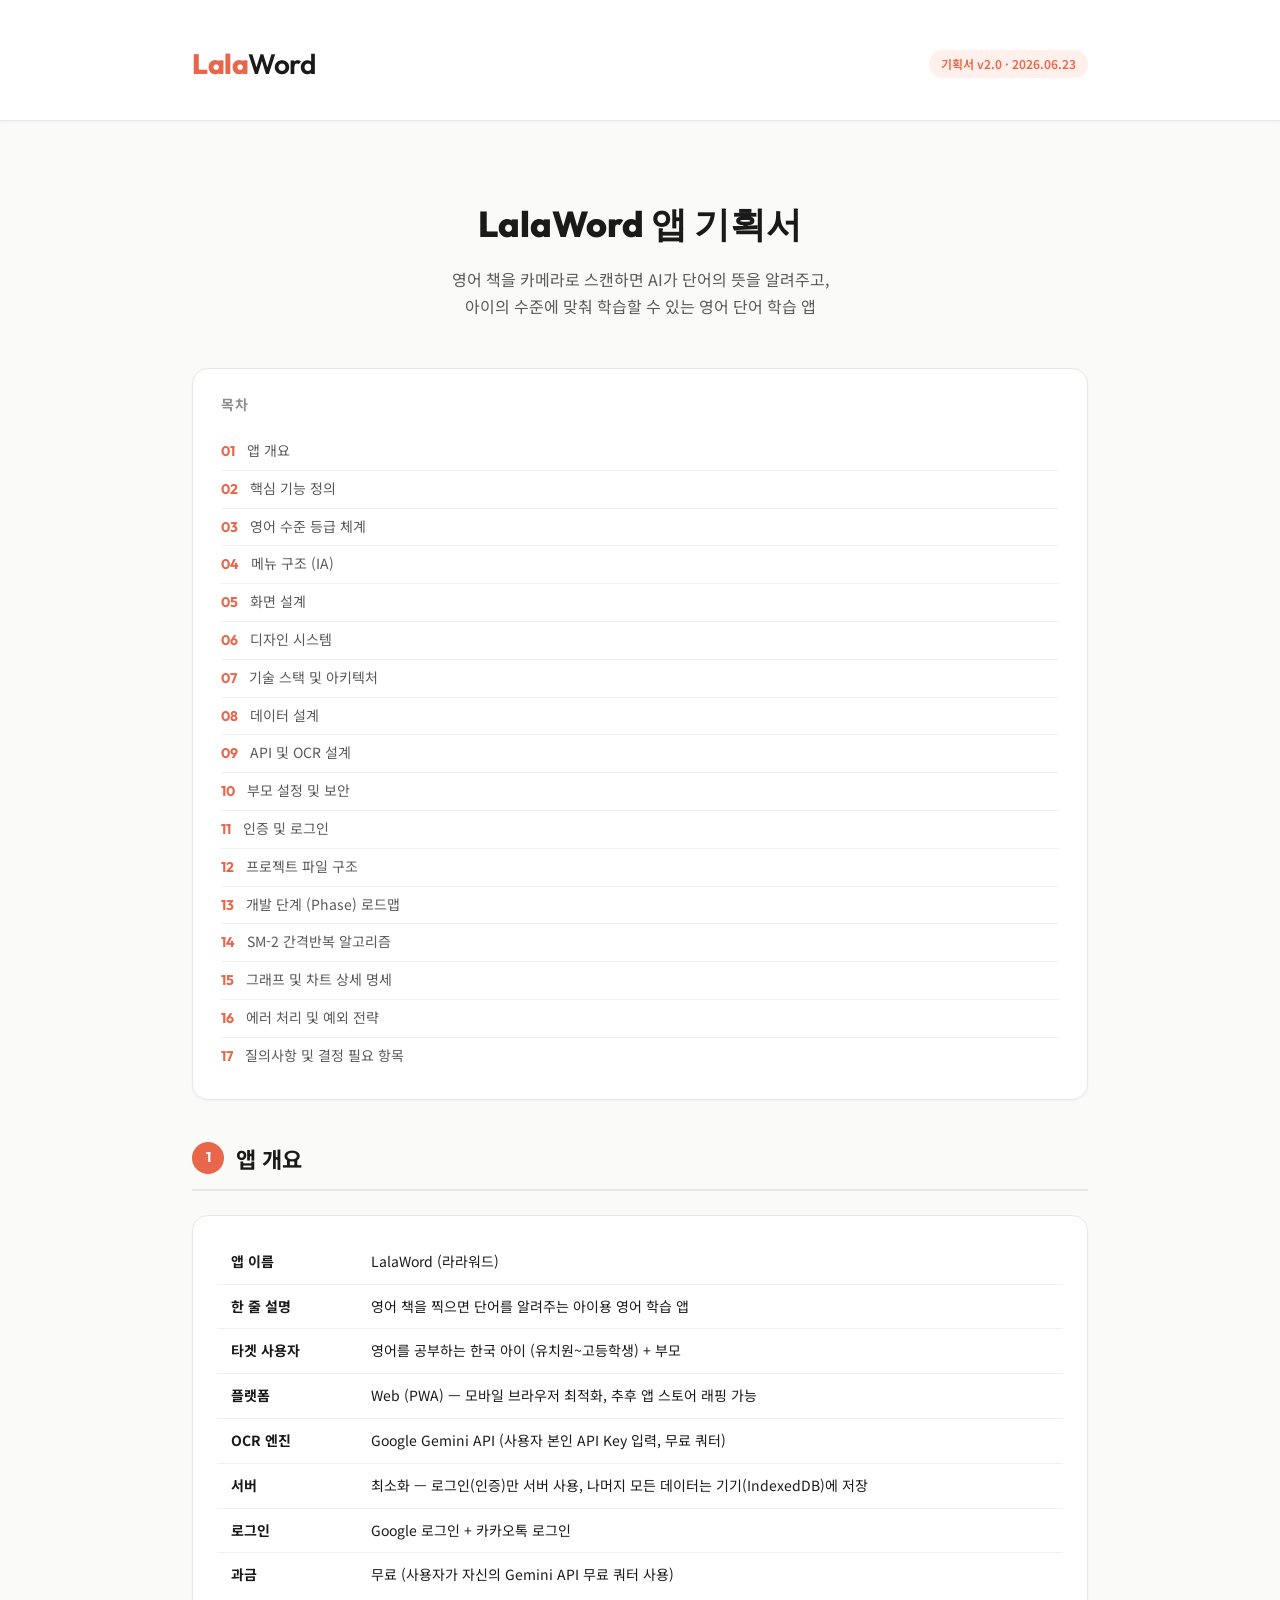
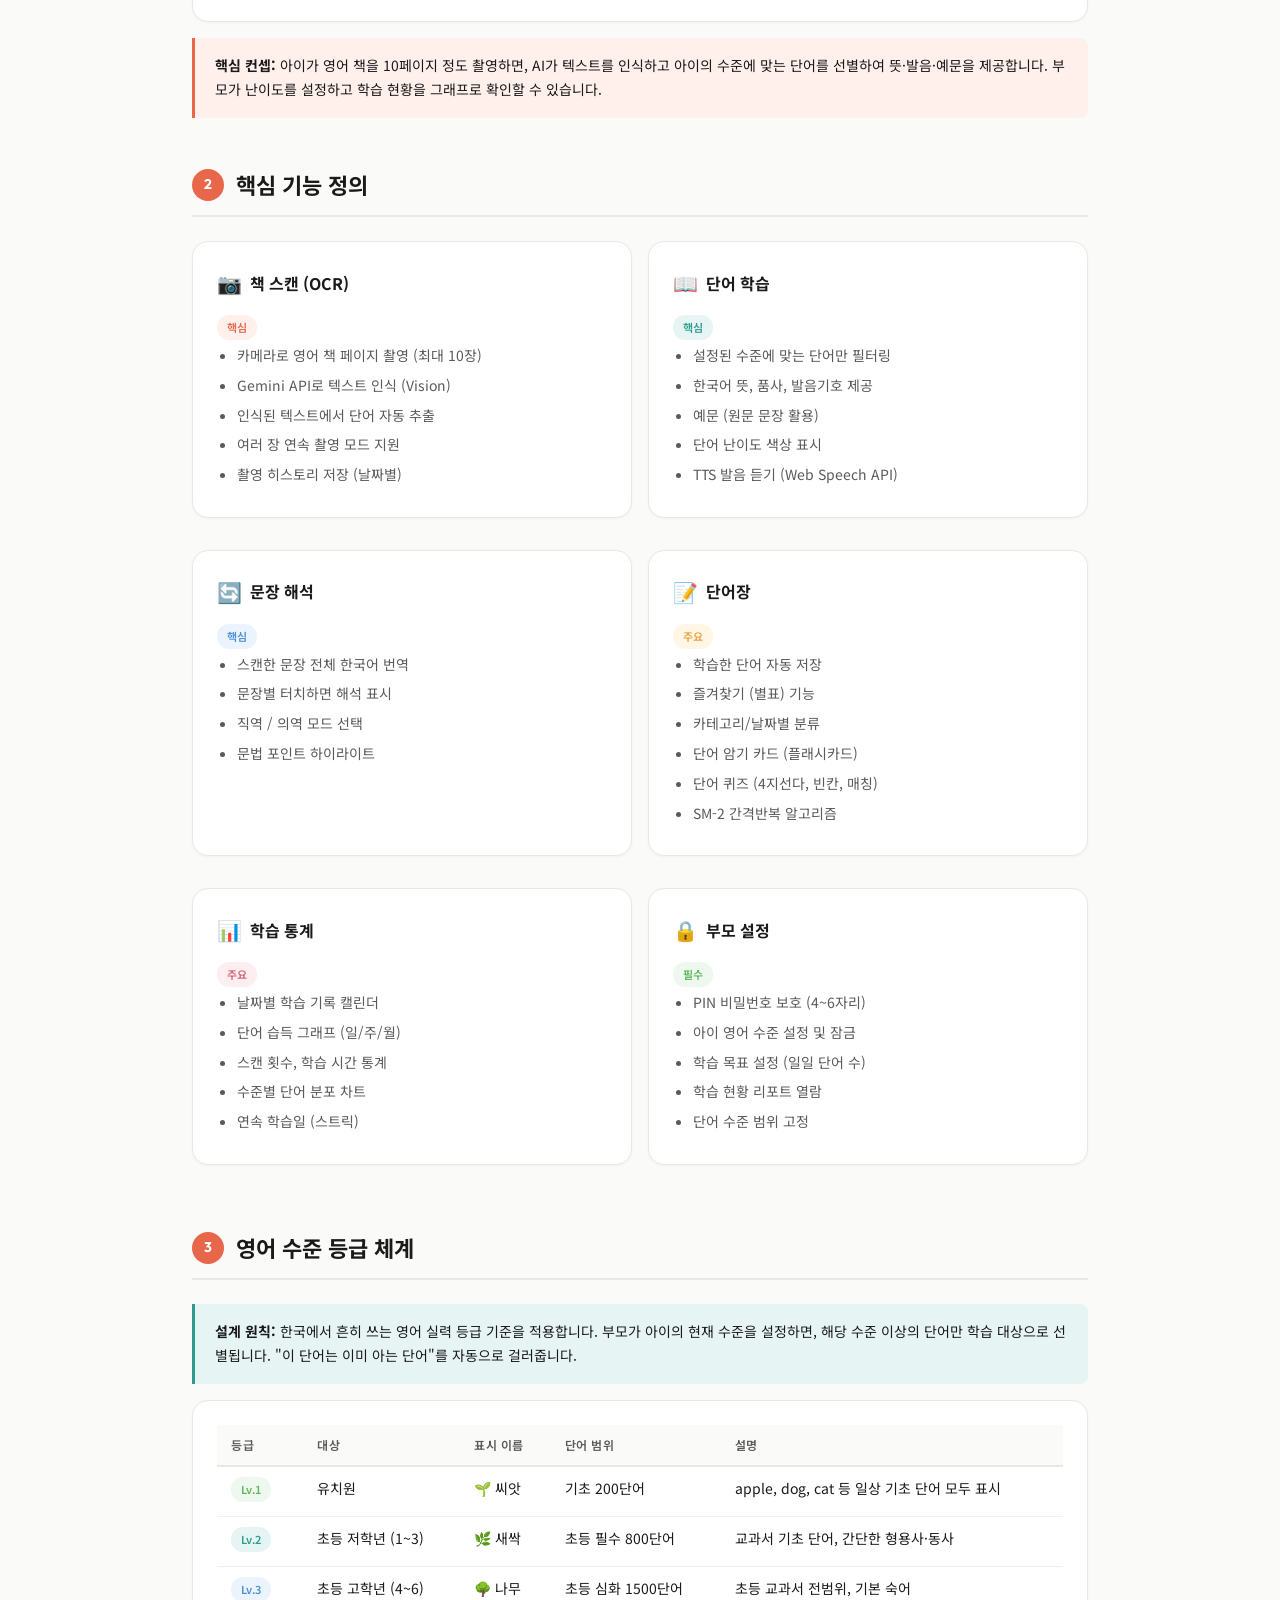
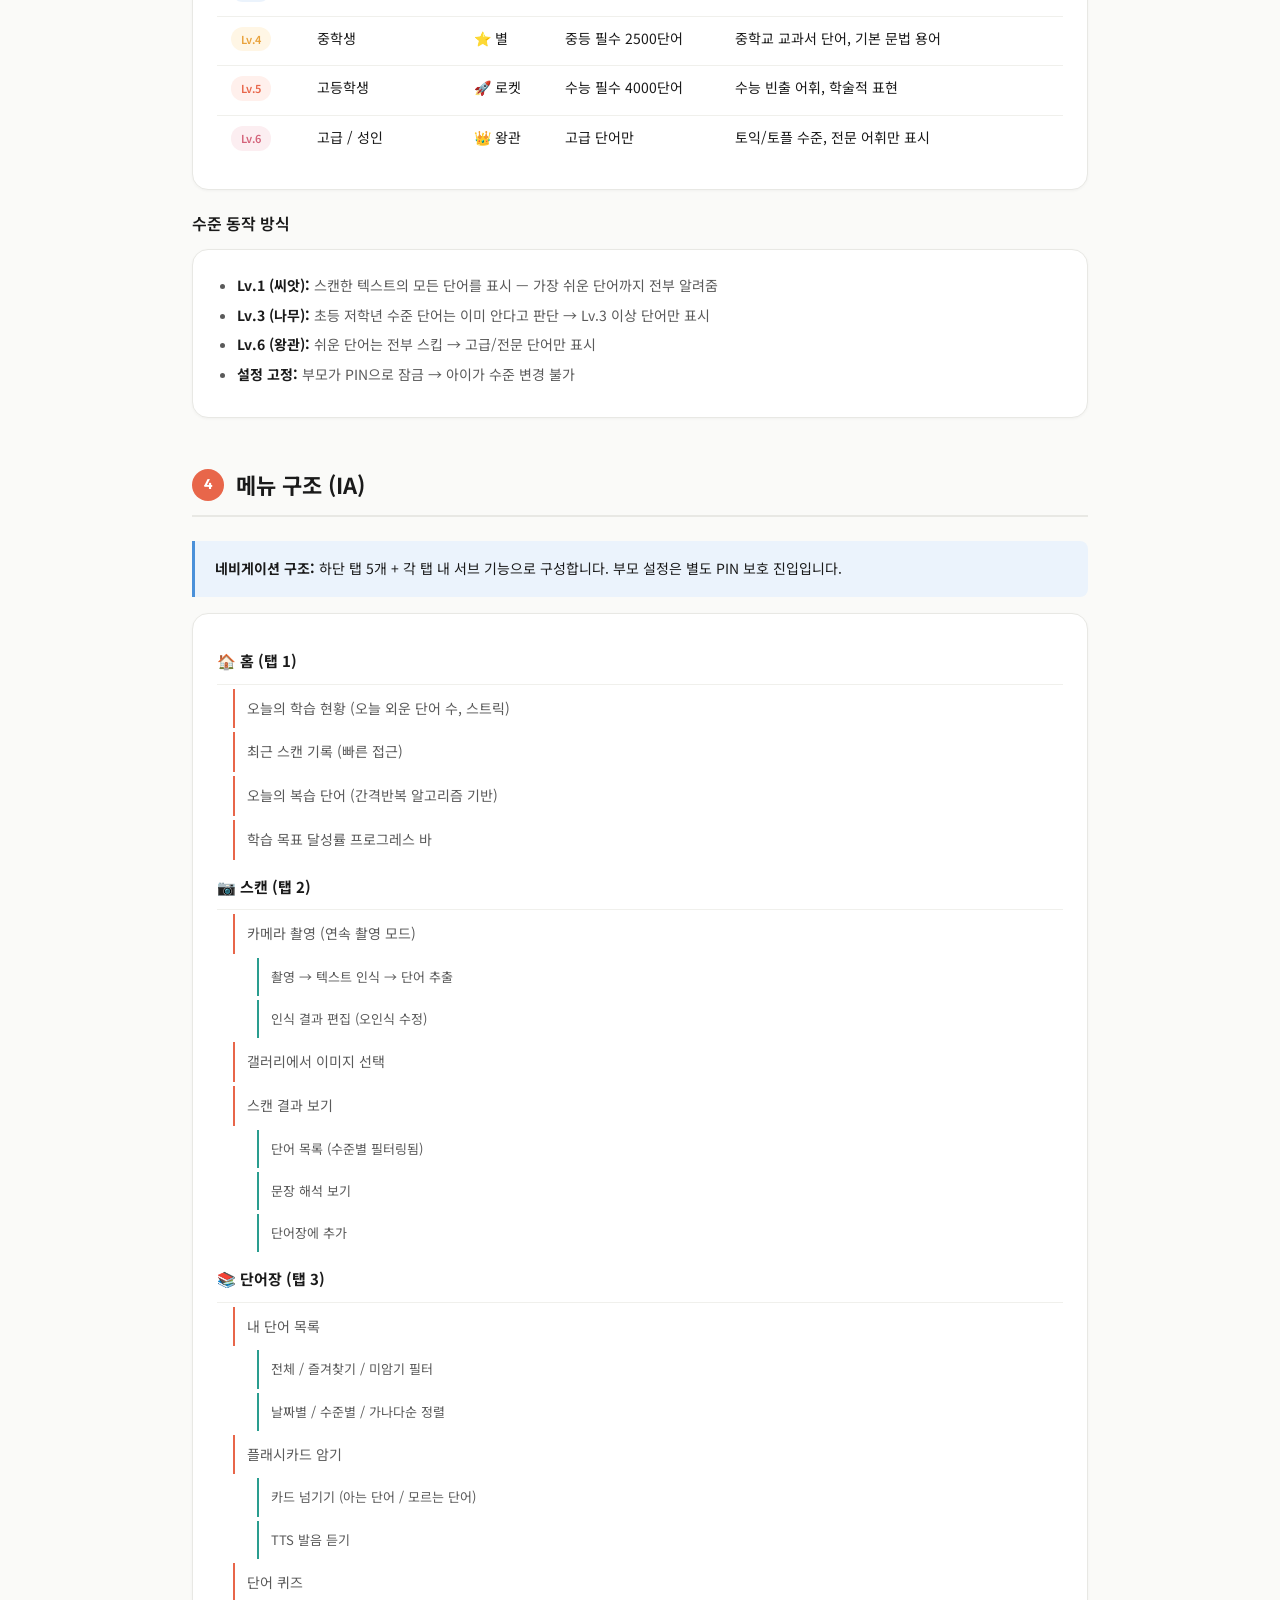
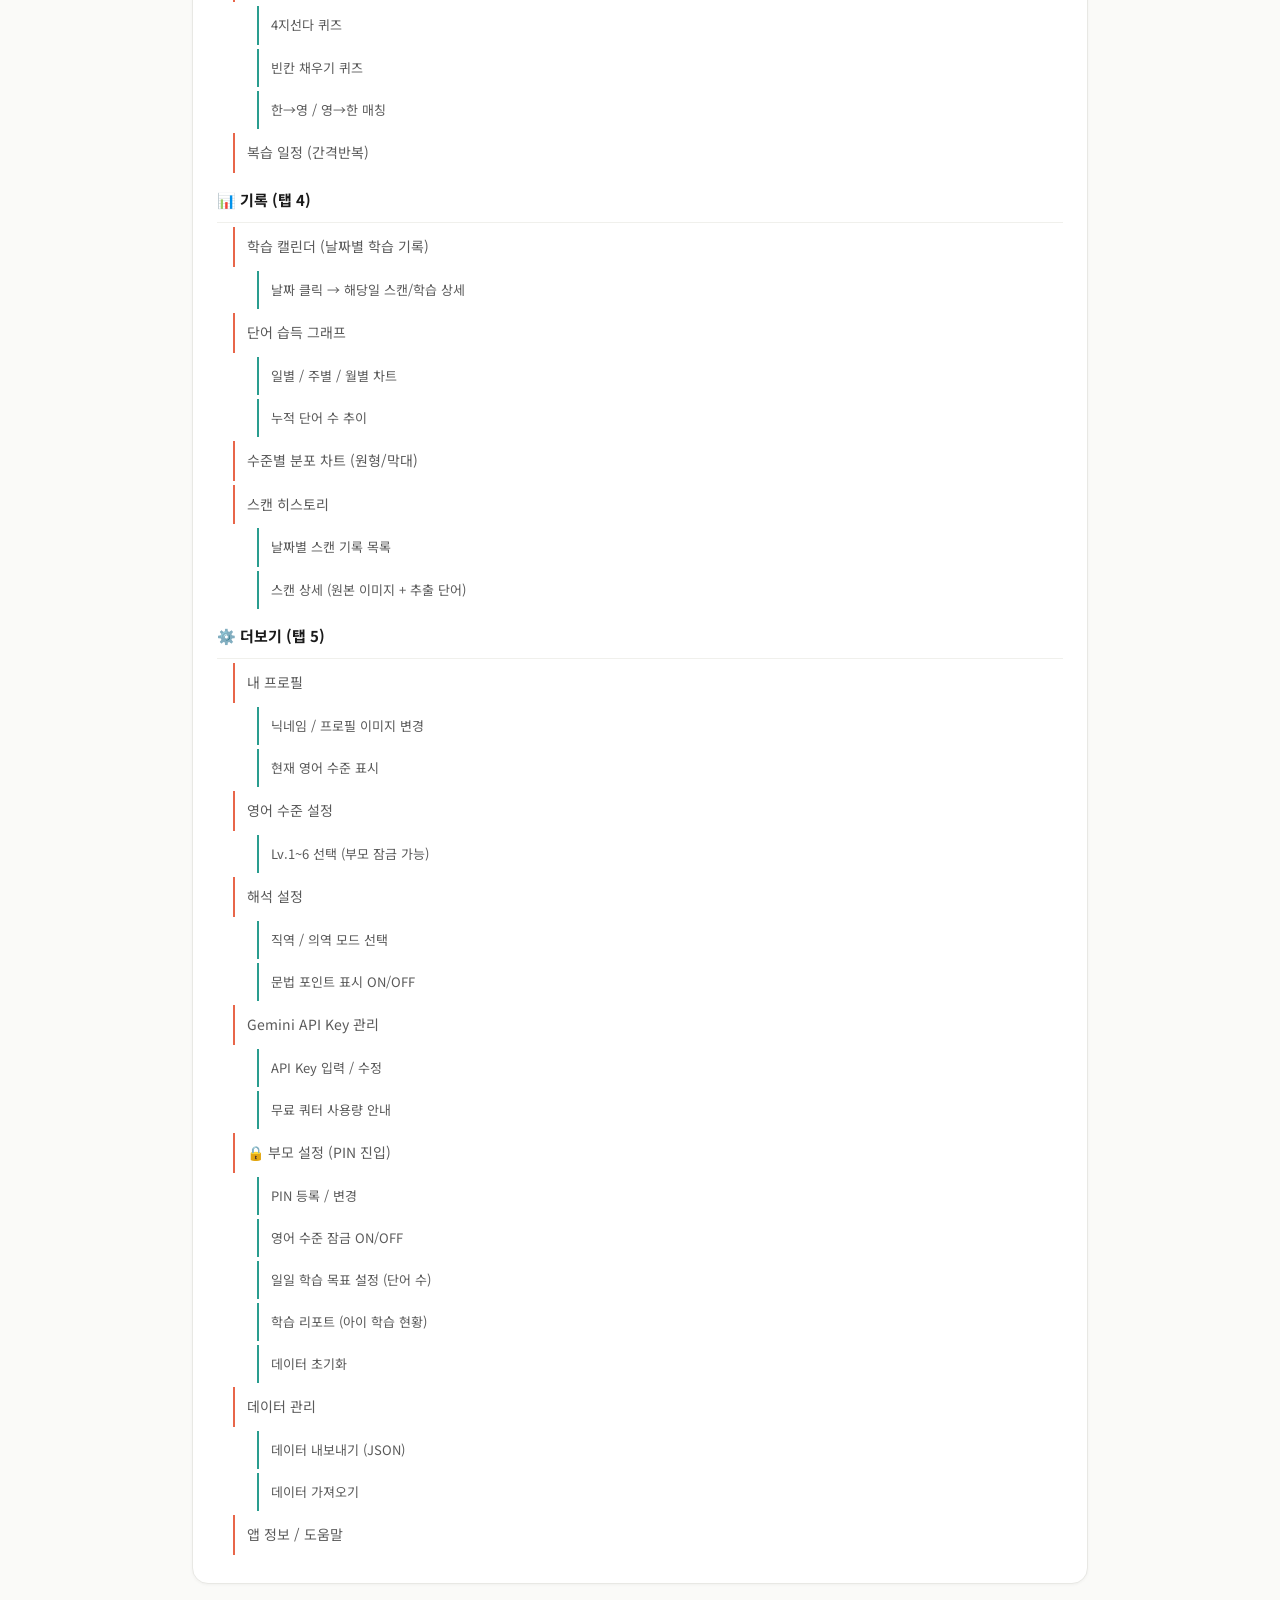
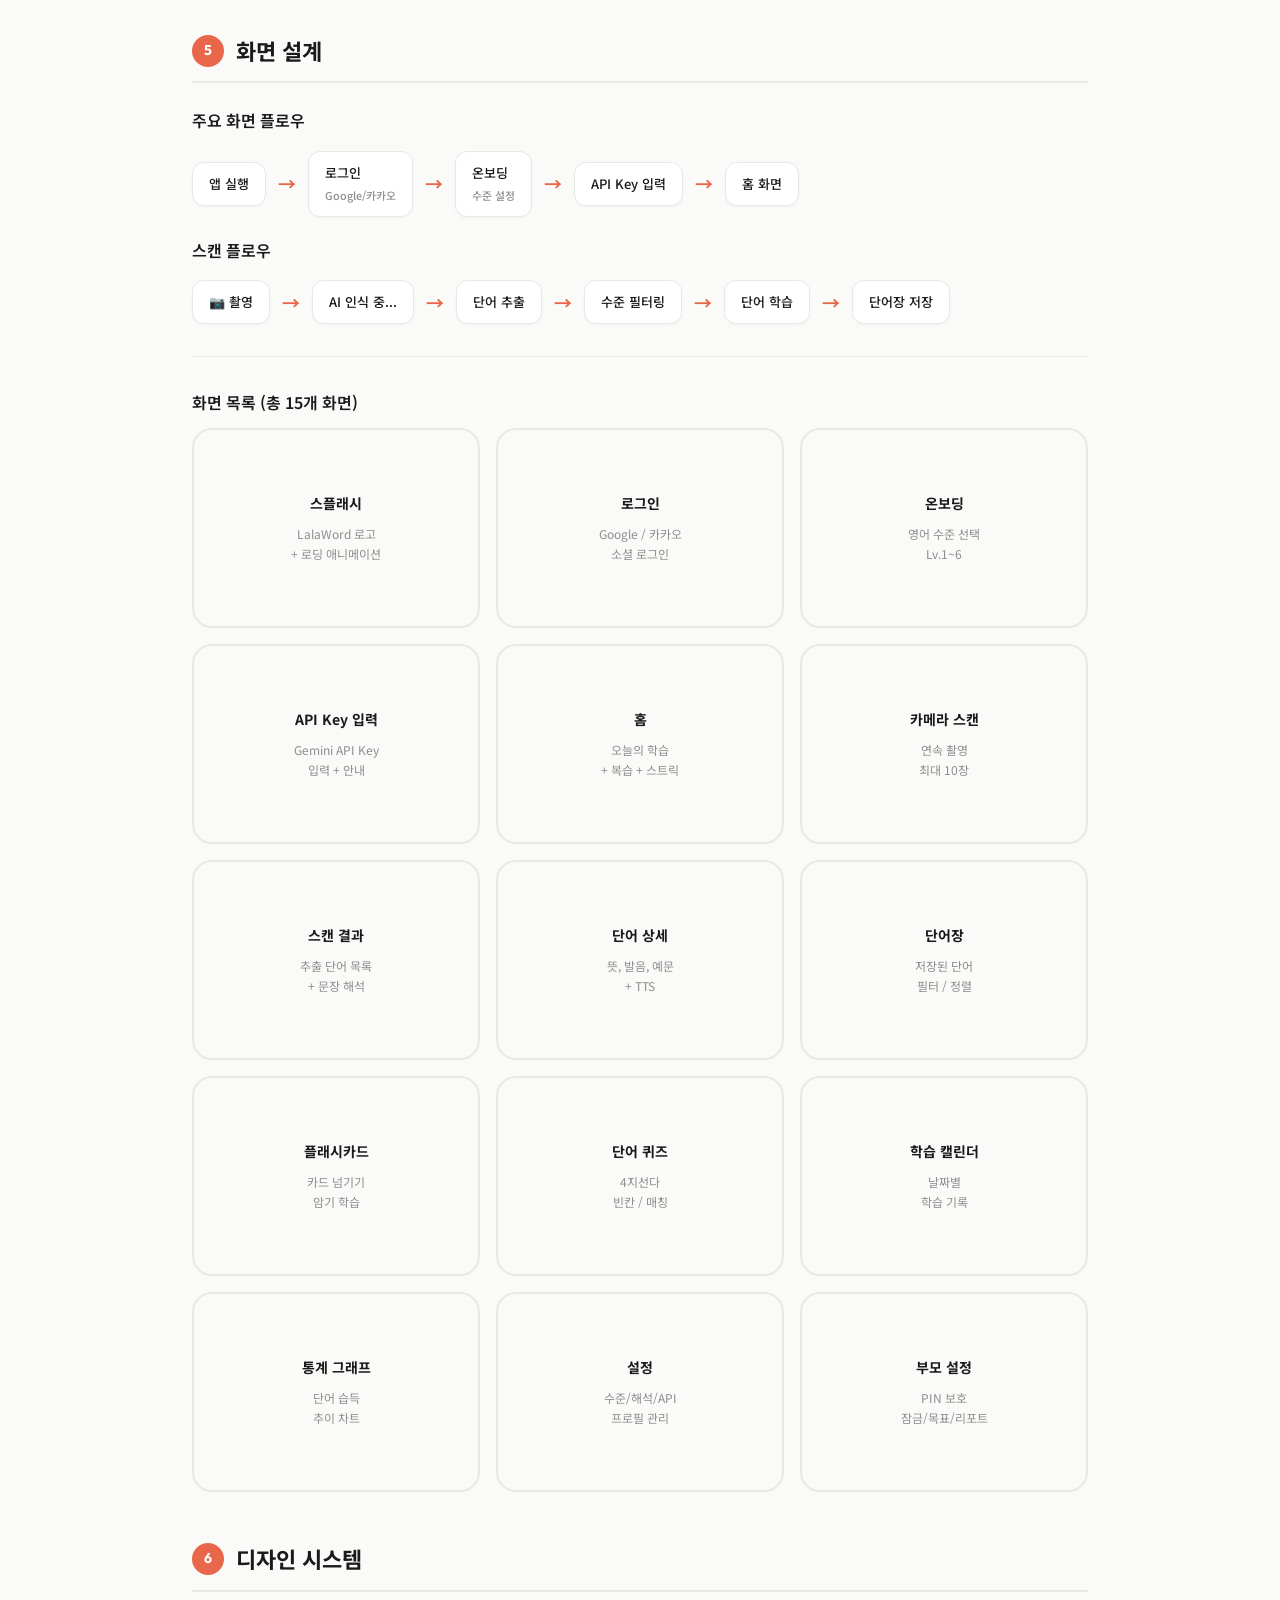
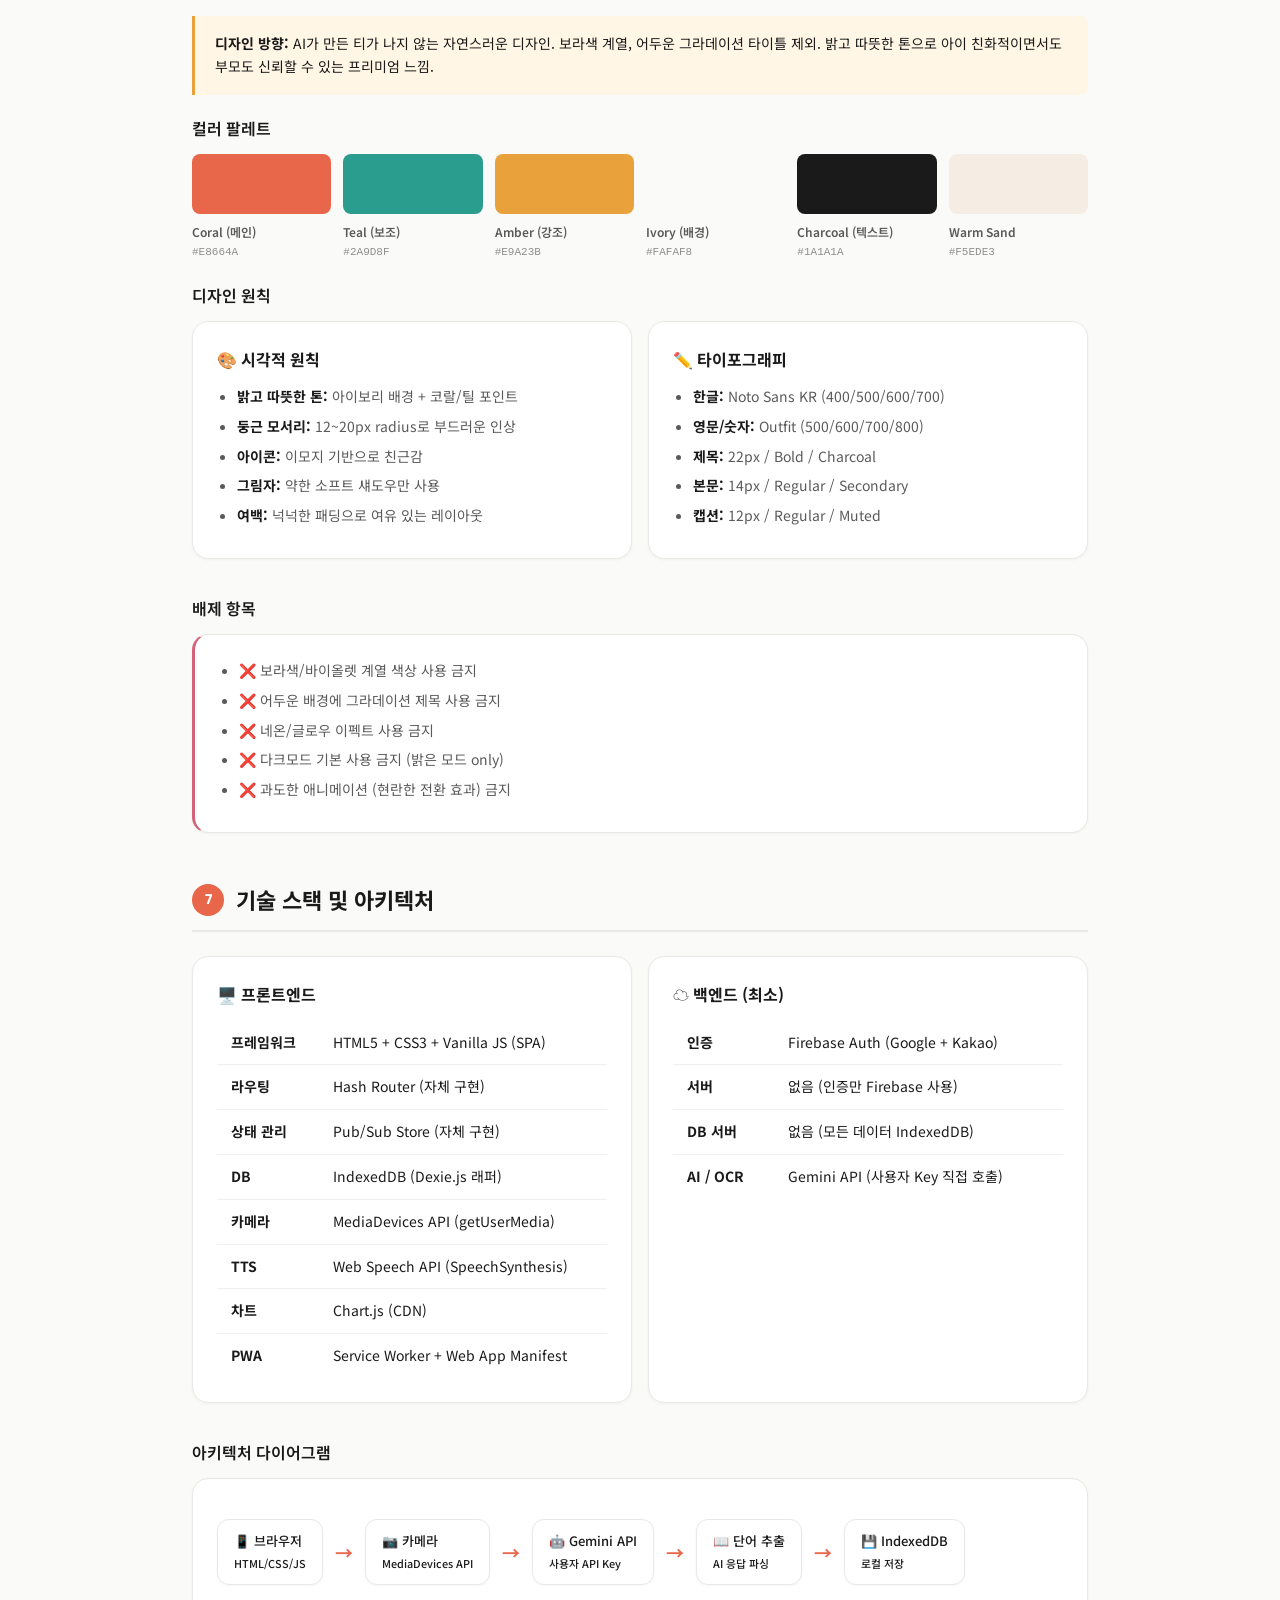
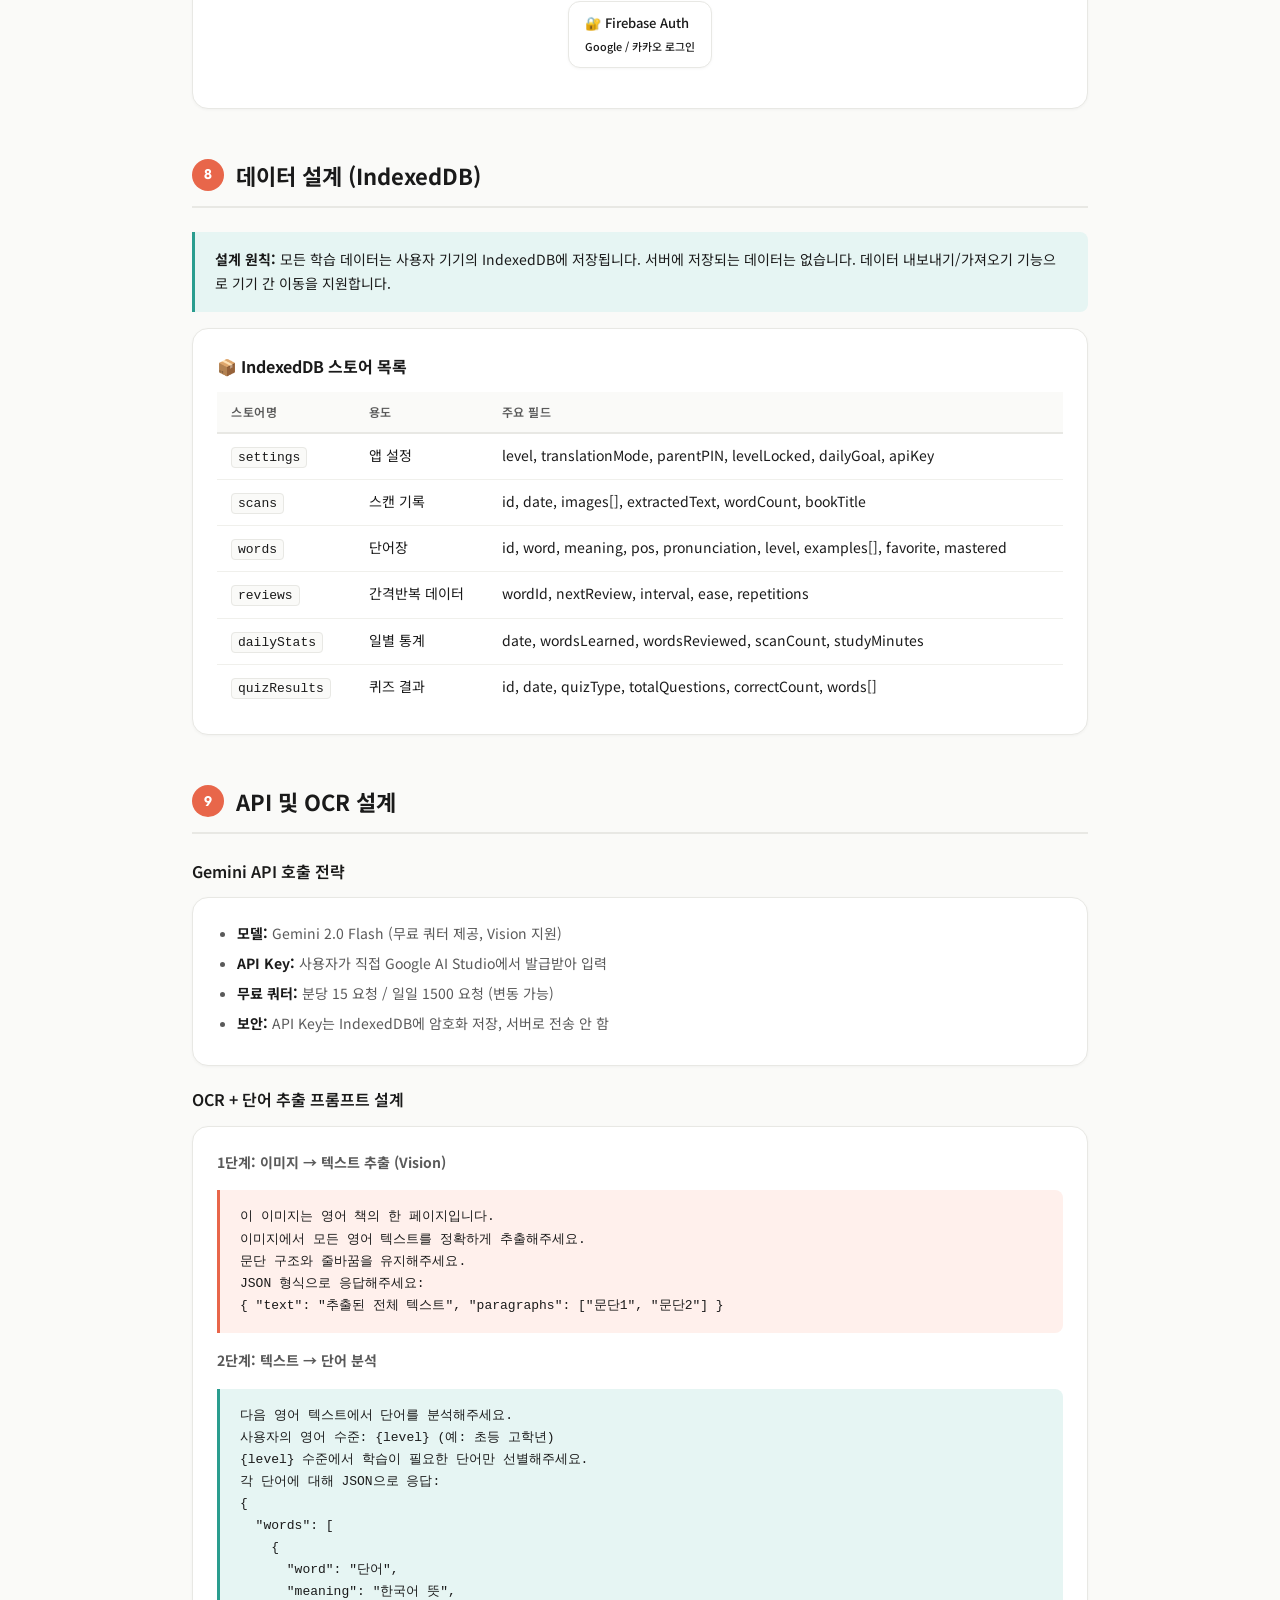
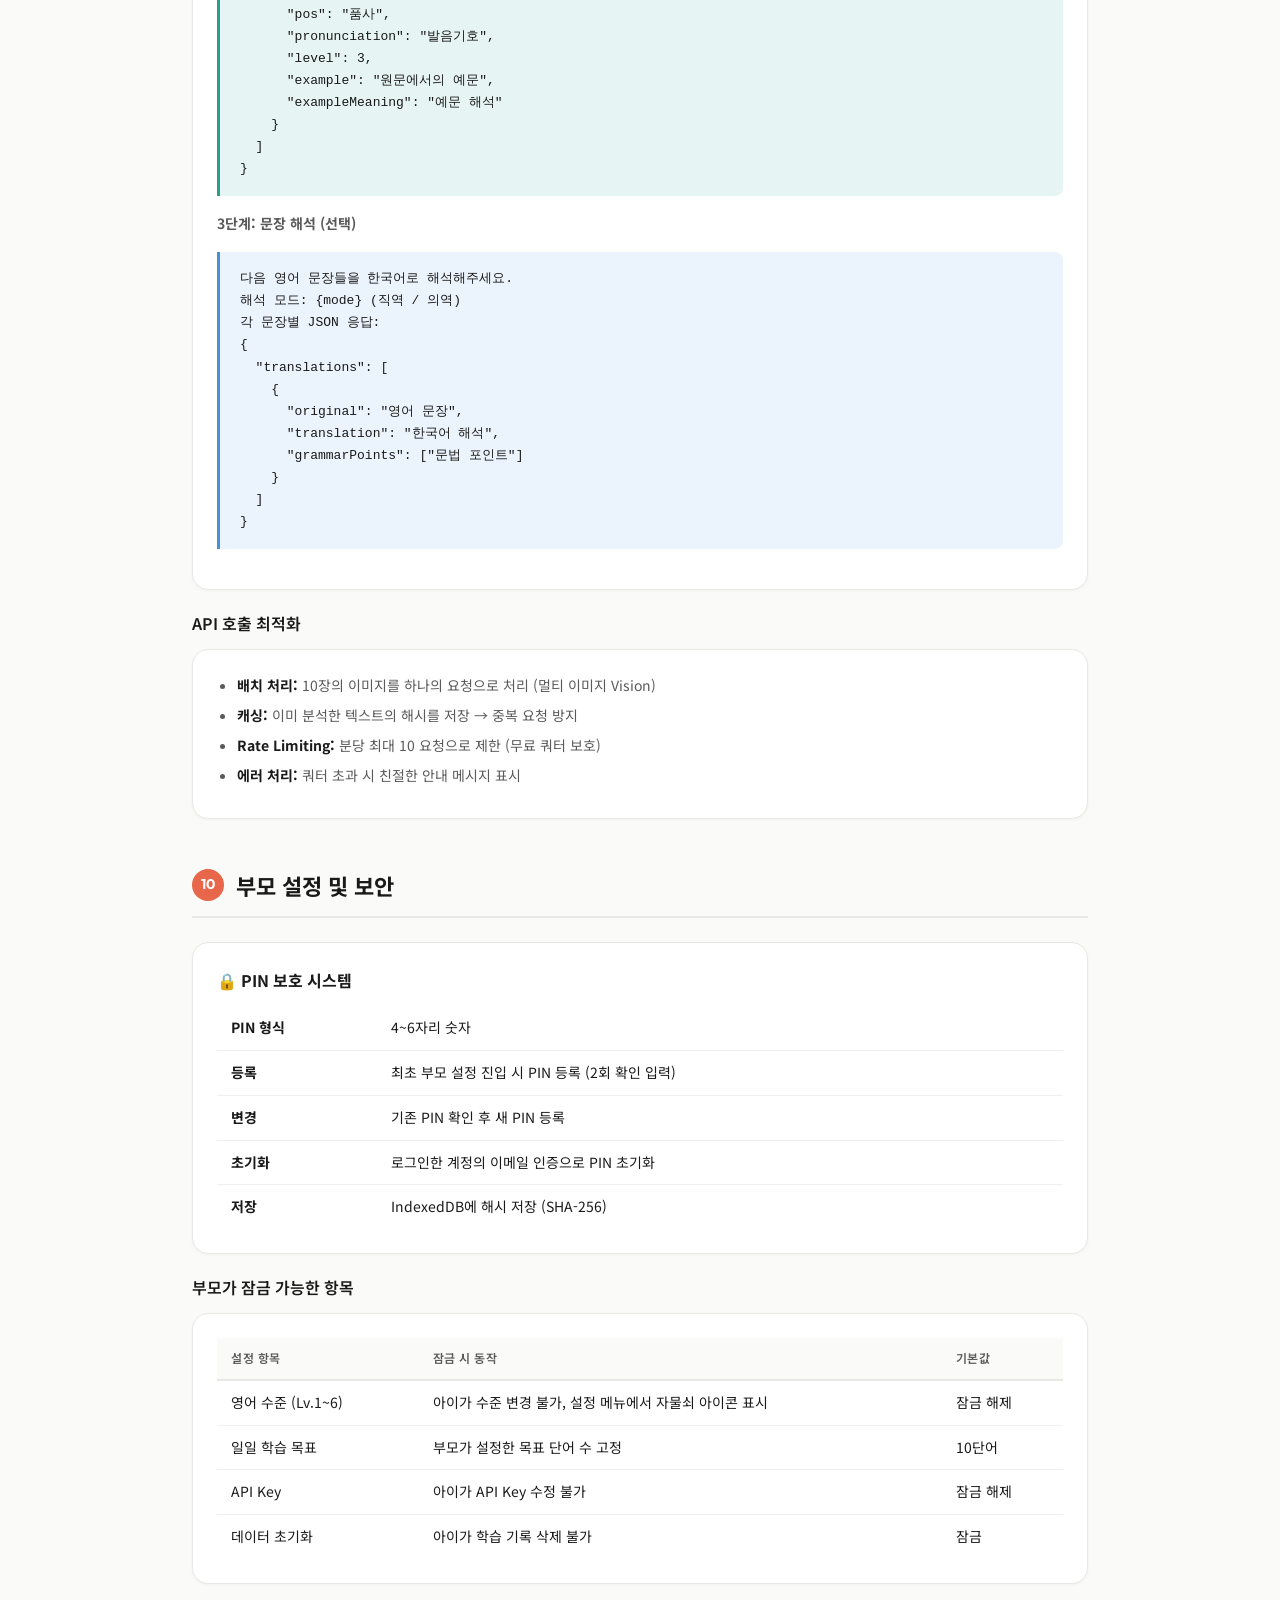
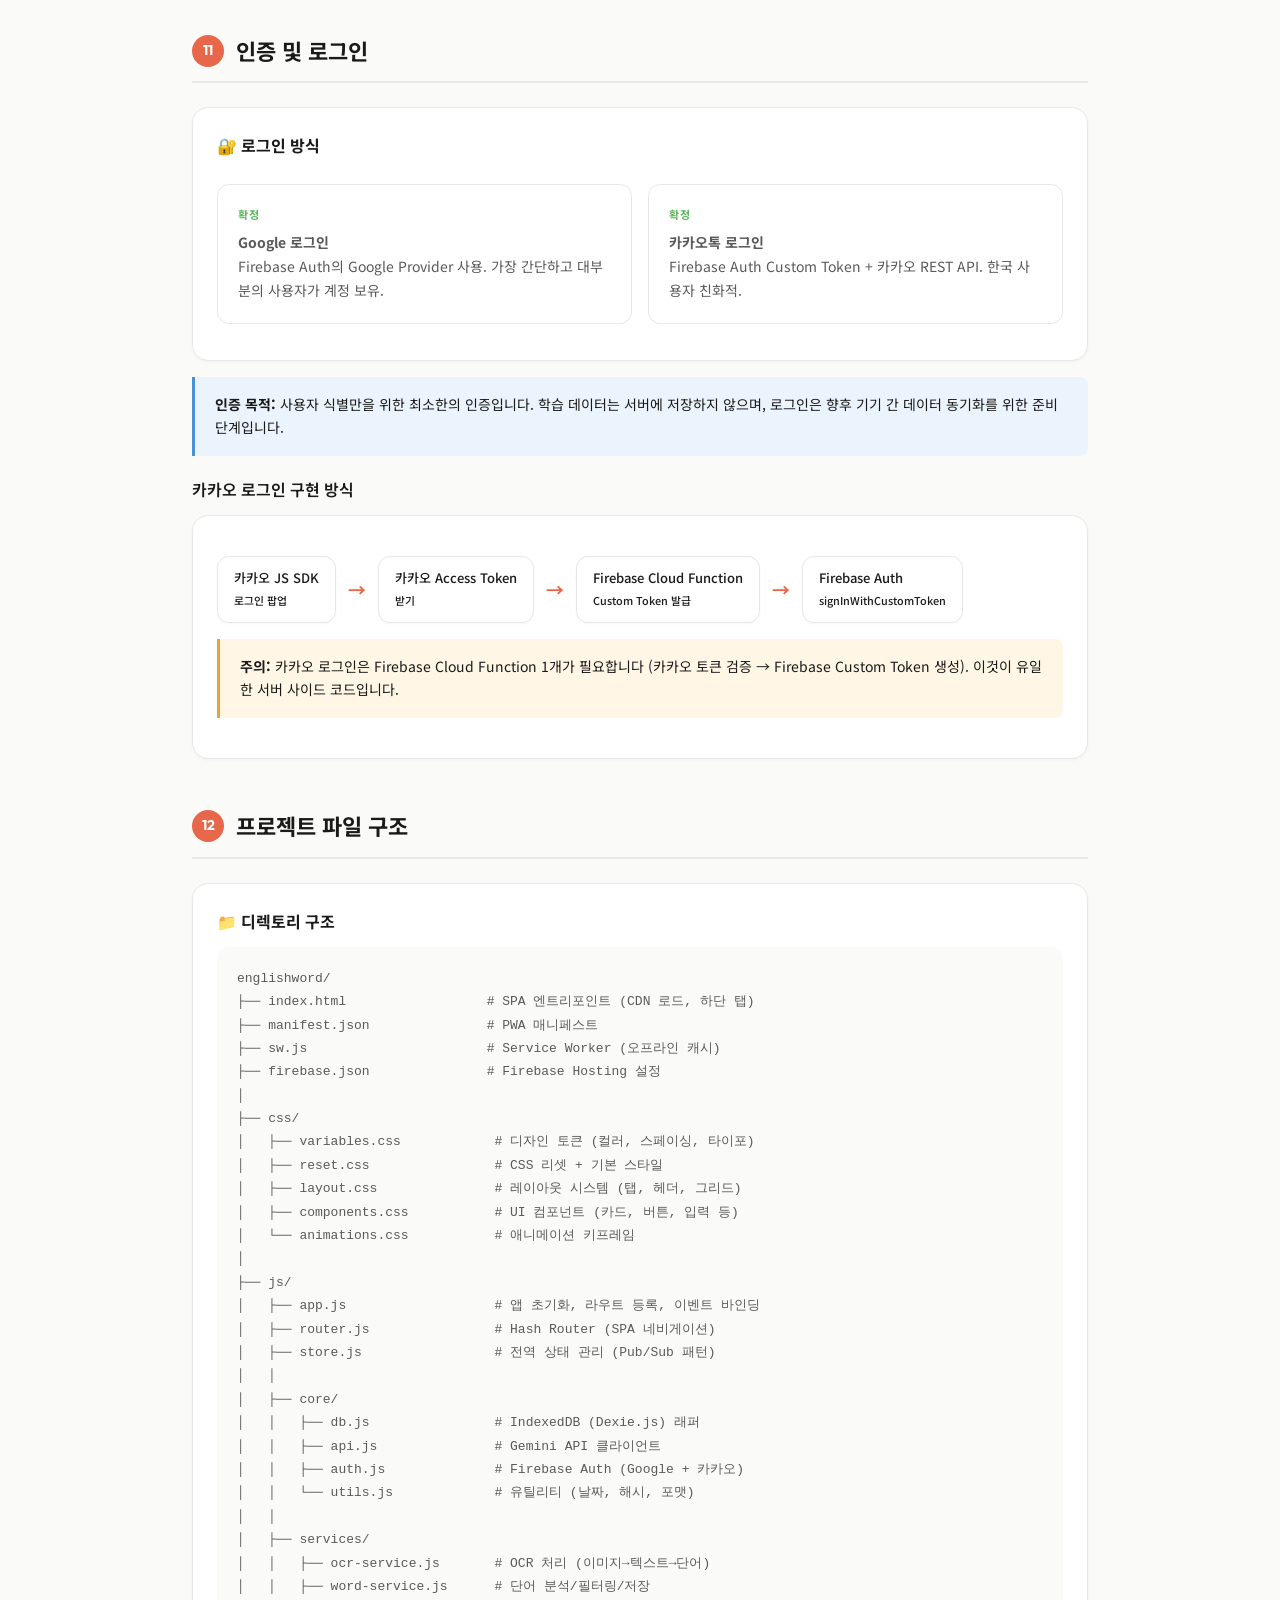
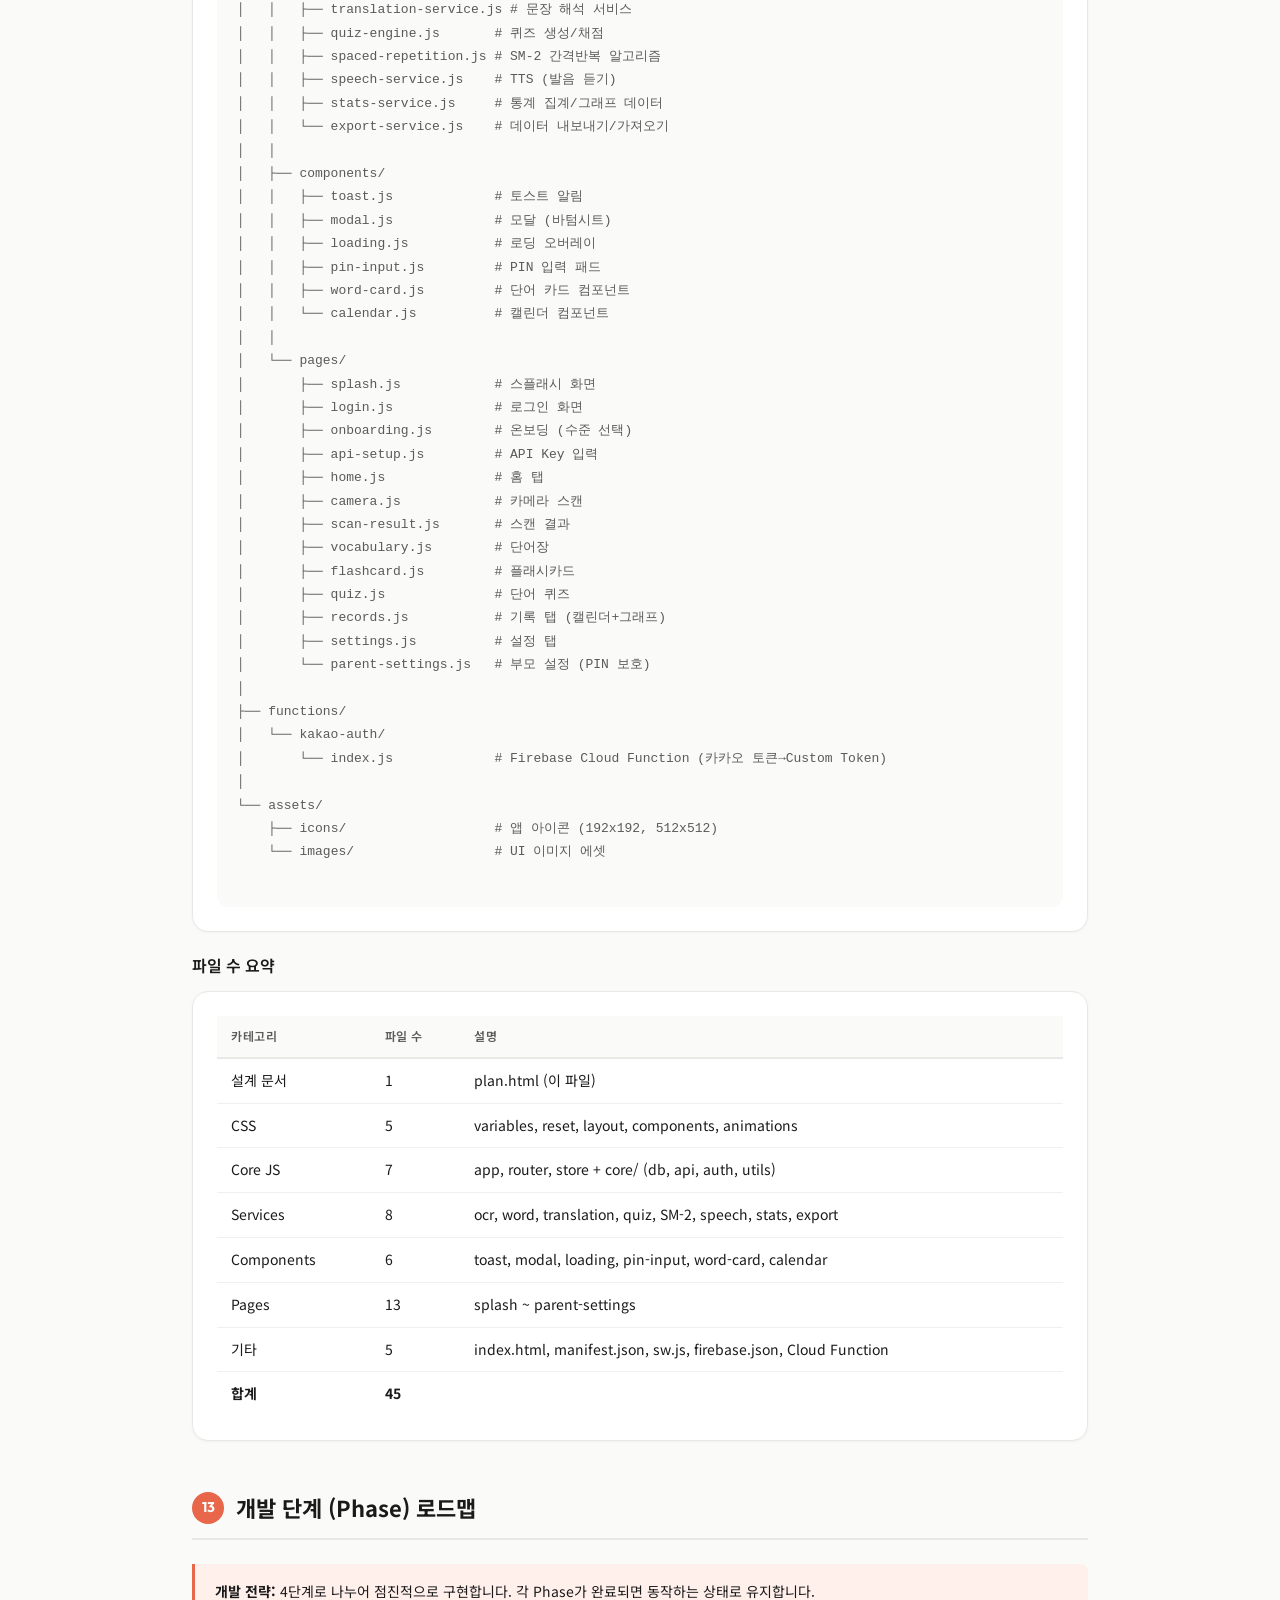
<file: plan.html>
<!DOCTYPE html>
<html lang="ko">
<head>
  <meta charset="UTF-8">
  <meta name="viewport" content="width=device-width, initial-scale=1.0">
  <title>LalaWord 기획서 v2.0</title>
  <link href="https://fonts.googleapis.com/css2?family=Noto+Sans+KR:wght@300;400;500;600;700;800&family=Outfit:wght@400;500;600;700;800&display=swap" rel="stylesheet">
  <style>
    :root {
      --bg: #FAFAF8;
      --card-bg: #FFFFFF;
      --text-primary: #1A1A1A;
      --text-secondary: #5A5A5A;
      --text-muted: #8E8E8E;
      --border: #E8E8E4;
      --border-light: #F0F0EC;
      --accent-coral: #E8664A;
      --accent-coral-light: #FFF0EC;
      --accent-teal: #2A9D8F;
      --accent-teal-light: #E6F5F3;
      --accent-amber: #E9A23B;
      --accent-amber-light: #FFF6E5;
      --accent-sky: #4A90D9;
      --accent-sky-light: #EBF3FC;
      --accent-rose: #D4637A;
      --accent-rose-light: #FCEEF1;
      --accent-green: #5CB85C;
      --accent-green-light: #EFF8EF;
      --shadow-sm: 0 1px 3px rgba(0,0,0,0.04);
      --shadow-md: 0 4px 12px rgba(0,0,0,0.06);
      --shadow-lg: 0 8px 24px rgba(0,0,0,0.08);
      --radius-sm: 8px;
      --radius-md: 12px;
      --radius-lg: 16px;
      --radius-xl: 20px;
    }

    * {
      margin: 0;
      padding: 0;
      box-sizing: border-box;
    }

    body {
      font-family: 'Noto Sans KR', sans-serif;
      background: var(--bg);
      color: var(--text-primary);
      line-height: 1.7;
      -webkit-font-smoothing: antialiased;
    }

    /* Header */
    .header {
      background: var(--card-bg);
      border-bottom: 1px solid var(--border);
      padding: 40px 0 32px;
      position: sticky;
      top: 0;
      z-index: 100;
      box-shadow: var(--shadow-sm);
    }

    .header-inner {
      max-width: 960px;
      margin: 0 auto;
      padding: 0 32px;
      display: flex;
      justify-content: space-between;
      align-items: center;
    }

    .logo {
      font-family: 'Outfit', sans-serif;
      font-size: 28px;
      font-weight: 800;
      color: var(--accent-coral);
      letter-spacing: -0.5px;
    }

    .logo span {
      color: var(--text-primary);
      font-weight: 600;
    }

    .version-badge {
      font-size: 12px;
      font-weight: 600;
      background: var(--accent-coral-light);
      color: var(--accent-coral);
      padding: 4px 12px;
      border-radius: 20px;
    }

    /* Layout */
    .container {
      max-width: 960px;
      margin: 0 auto;
      padding: 32px;
    }

    /* Section */
    .section {
      margin-bottom: 48px;
    }

    .section-header {
      display: flex;
      align-items: center;
      gap: 12px;
      margin-bottom: 24px;
      padding-bottom: 12px;
      border-bottom: 2px solid var(--border);
    }

    .section-number {
      font-family: 'Outfit', sans-serif;
      font-size: 14px;
      font-weight: 700;
      width: 32px;
      height: 32px;
      background: var(--accent-coral);
      color: white;
      border-radius: 50%;
      display: flex;
      align-items: center;
      justify-content: center;
    }

    .section-title {
      font-size: 22px;
      font-weight: 700;
      color: var(--text-primary);
    }

    /* Cards */
    .card {
      background: var(--card-bg);
      border: 1px solid var(--border);
      border-radius: var(--radius-lg);
      padding: 24px;
      margin-bottom: 16px;
      box-shadow: var(--shadow-sm);
    }

    .card-title {
      font-size: 16px;
      font-weight: 700;
      margin-bottom: 12px;
      display: flex;
      align-items: center;
      gap: 8px;
    }

    .card-title .icon {
      font-size: 20px;
    }

    /* Tags */
    .tag {
      display: inline-block;
      font-size: 11px;
      font-weight: 600;
      padding: 3px 10px;
      border-radius: 12px;
      margin-right: 6px;
      margin-bottom: 4px;
    }

    .tag-coral { background: var(--accent-coral-light); color: var(--accent-coral); }
    .tag-teal { background: var(--accent-teal-light); color: var(--accent-teal); }
    .tag-amber { background: var(--accent-amber-light); color: var(--accent-amber); }
    .tag-sky { background: var(--accent-sky-light); color: var(--accent-sky); }
    .tag-rose { background: var(--accent-rose-light); color: var(--accent-rose); }
    .tag-green { background: var(--accent-green-light); color: var(--accent-green); }

    /* Table */
    table {
      width: 100%;
      border-collapse: collapse;
      font-size: 14px;
    }

    thead th {
      background: var(--bg);
      font-weight: 600;
      text-align: left;
      padding: 10px 14px;
      border-bottom: 2px solid var(--border);
      font-size: 12px;
      text-transform: uppercase;
      letter-spacing: 0.5px;
      color: var(--text-secondary);
    }

    tbody td {
      padding: 10px 14px;
      border-bottom: 1px solid var(--border-light);
      vertical-align: top;
    }

    tbody tr:last-child td {
      border-bottom: none;
    }

    /* Info box */
    .info-box {
      border-left: 3px solid;
      padding: 16px 20px;
      border-radius: 0 var(--radius-sm) var(--radius-sm) 0;
      margin: 16px 0;
      font-size: 14px;
    }

    .info-box.coral {
      border-color: var(--accent-coral);
      background: var(--accent-coral-light);
    }

    .info-box.teal {
      border-color: var(--accent-teal);
      background: var(--accent-teal-light);
    }

    .info-box.amber {
      border-color: var(--accent-amber);
      background: var(--accent-amber-light);
    }

    .info-box.sky {
      border-color: var(--accent-sky);
      background: var(--accent-sky-light);
    }

    /* List */
    ul, ol {
      padding-left: 20px;
    }

    li {
      margin-bottom: 6px;
      font-size: 14px;
      color: var(--text-secondary);
    }

    li strong {
      color: var(--text-primary);
    }

    /* Grid */
    .grid-2 {
      display: grid;
      grid-template-columns: 1fr 1fr;
      gap: 16px;
    }

    .grid-3 {
      display: grid;
      grid-template-columns: 1fr 1fr 1fr;
      gap: 16px;
    }

    /* Menu tree */
    .menu-tree {
      font-size: 14px;
    }

    .menu-item {
      padding: 8px 12px;
      border-left: 2px solid var(--border);
      margin-left: 16px;
      margin-bottom: 4px;
      color: var(--text-secondary);
    }

    .menu-item.level-0 {
      border-left: none;
      margin-left: 0;
      font-weight: 700;
      color: var(--text-primary);
      font-size: 15px;
      padding: 10px 0;
      border-bottom: 1px solid var(--border-light);
    }

    .menu-item.level-1 {
      border-color: var(--accent-coral);
    }

    .menu-item.level-2 {
      margin-left: 40px;
      border-color: var(--accent-teal);
      font-size: 13px;
    }

    /* Flow */
    .flow {
      display: flex;
      align-items: center;
      gap: 12px;
      flex-wrap: wrap;
      margin: 16px 0;
    }

    .flow-step {
      background: var(--card-bg);
      border: 1px solid var(--border);
      padding: 10px 16px;
      border-radius: var(--radius-md);
      font-size: 13px;
      font-weight: 500;
      box-shadow: var(--shadow-sm);
    }

    .flow-arrow {
      color: var(--accent-coral);
      font-weight: 700;
      font-size: 18px;
    }

    /* Color palette */
    .color-swatch {
      width: 100%;
      height: 60px;
      border-radius: var(--radius-sm);
      margin-bottom: 8px;
    }

    .color-label {
      font-size: 12px;
      font-weight: 600;
      color: var(--text-secondary);
    }

    .color-hex {
      font-size: 11px;
      color: var(--text-muted);
      font-family: monospace;
    }

    /* Screen mockup */
    .screen-box {
      background: var(--bg);
      border: 2px solid var(--border);
      border-radius: var(--radius-xl);
      padding: 20px;
      text-align: center;
      min-height: 200px;
      display: flex;
      flex-direction: column;
      align-items: center;
      justify-content: center;
      gap: 8px;
    }

    .screen-box .screen-title {
      font-size: 14px;
      font-weight: 700;
      color: var(--text-primary);
    }

    .screen-box .screen-desc {
      font-size: 12px;
      color: var(--text-muted);
    }

    /* Decision box */
    .decision-box {
      background: var(--card-bg);
      border: 1px solid var(--border);
      border-radius: var(--radius-md);
      padding: 20px;
      margin: 12px 0;
    }

    .decision-label {
      font-size: 11px;
      font-weight: 700;
      text-transform: uppercase;
      letter-spacing: 1px;
      margin-bottom: 8px;
    }

    .decision-label.confirmed {
      color: var(--accent-green);
    }

    .decision-label.question {
      color: var(--accent-amber);
    }

    .decision-text {
      font-size: 14px;
      color: var(--text-secondary);
    }

    /* Divider */
    hr {
      border: none;
      border-top: 1px solid var(--border);
      margin: 32px 0;
    }

    /* TOC */
    .toc {
      background: var(--card-bg);
      border: 1px solid var(--border);
      border-radius: var(--radius-lg);
      padding: 24px 28px;
      margin-bottom: 40px;
      box-shadow: var(--shadow-sm);
    }

    .toc-title {
      font-size: 14px;
      font-weight: 700;
      text-transform: uppercase;
      letter-spacing: 1px;
      color: var(--text-muted);
      margin-bottom: 16px;
    }

    .toc a {
      display: block;
      font-size: 14px;
      color: var(--text-secondary);
      text-decoration: none;
      padding: 6px 0;
      border-bottom: 1px solid var(--border-light);
      transition: color 0.2s;
    }

    .toc a:hover {
      color: var(--accent-coral);
    }

    .toc a:last-child {
      border-bottom: none;
    }

    .toc a .toc-num {
      font-family: 'Outfit', sans-serif;
      font-weight: 700;
      color: var(--accent-coral);
      margin-right: 8px;
    }

    /* Status */
    .status {
      display: inline-flex;
      align-items: center;
      gap: 6px;
      font-size: 12px;
      font-weight: 600;
      padding: 4px 12px;
      border-radius: 12px;
    }

    .status-dot {
      width: 6px;
      height: 6px;
      border-radius: 50%;
    }

    .status.confirmed .status-dot { background: var(--accent-green); }
    .status.confirmed { background: var(--accent-green-light); color: var(--accent-green); }

    .status.pending .status-dot { background: var(--accent-amber); }
    .status.pending { background: var(--accent-amber-light); color: var(--accent-amber); }

    .status.question .status-dot { background: var(--accent-rose); }
    .status.question { background: var(--accent-rose-light); color: var(--accent-rose); }

    /* Subtitle */
    .subtitle {
      font-size: 16px;
      font-weight: 600;
      margin: 20px 0 12px;
      color: var(--text-primary);
    }

    p {
      font-size: 14px;
      color: var(--text-secondary);
      margin-bottom: 12px;
    }

    code {
      font-family: 'Consolas', 'Monaco', monospace;
      font-size: 13px;
      background: var(--bg);
      padding: 2px 6px;
      border-radius: 4px;
      border: 1px solid var(--border);
    }

    /* Footer */
    .footer {
      text-align: center;
      padding: 40px 32px;
      border-top: 1px solid var(--border);
      color: var(--text-muted);
      font-size: 13px;
    }

    @media (max-width: 768px) {
      .grid-2, .grid-3 { grid-template-columns: 1fr; }
      .header-inner { flex-direction: column; gap: 8px; }
      .container { padding: 20px; }
    }
  </style>
</head>
<body>

<!-- HEADER -->
<div class="header">
  <div class="header-inner">
    <div class="logo">Lala<span>Word</span></div>
    <div class="version-badge">기획서 v2.0 · 2026.06.23</div>
  </div>
</div>

<div class="container">

  <!-- INTRO -->
  <div style="text-align: center; padding: 40px 0 48px;">
    <h1 style="font-family: 'Outfit', sans-serif; font-size: 36px; font-weight: 800; color: var(--text-primary); margin-bottom: 12px;">
      LalaWord 앱 기획서
    </h1>
    <p style="font-size: 16px; color: var(--text-secondary); max-width: 600px; margin: 0 auto;">
      영어 책을 카메라로 스캔하면 AI가 단어의 뜻을 알려주고,<br>
      아이의 수준에 맞춰 학습할 수 있는 영어 단어 학습 앱
    </p>
  </div>

  <!-- TOC -->
  <div class="toc">
    <div class="toc-title">목차</div>
    <a href="#s1"><span class="toc-num">01</span> 앱 개요</a>
    <a href="#s2"><span class="toc-num">02</span> 핵심 기능 정의</a>
    <a href="#s3"><span class="toc-num">03</span> 영어 수준 등급 체계</a>
    <a href="#s4"><span class="toc-num">04</span> 메뉴 구조 (IA)</a>
    <a href="#s5"><span class="toc-num">05</span> 화면 설계</a>
    <a href="#s6"><span class="toc-num">06</span> 디자인 시스템</a>
    <a href="#s7"><span class="toc-num">07</span> 기술 스택 및 아키텍처</a>
    <a href="#s8"><span class="toc-num">08</span> 데이터 설계</a>
    <a href="#s9"><span class="toc-num">09</span> API 및 OCR 설계</a>
    <a href="#s10"><span class="toc-num">10</span> 부모 설정 및 보안</a>
    <a href="#s11"><span class="toc-num">11</span> 인증 및 로그인</a>
    <a href="#s12"><span class="toc-num">12</span> 프로젝트 파일 구조</a>
    <a href="#s13"><span class="toc-num">13</span> 개발 단계 (Phase) 로드맵</a>
    <a href="#s14"><span class="toc-num">14</span> SM-2 간격반복 알고리즘</a>
    <a href="#s15"><span class="toc-num">15</span> 그래프 및 차트 상세 명세</a>
    <a href="#s16"><span class="toc-num">16</span> 에러 처리 및 예외 전략</a>
    <a href="#s17"><span class="toc-num">17</span> 질의사항 및 결정 필요 항목</a>
  </div>

  <!-- SECTION 1: 앱 개요 -->
  <div class="section" id="s1">
    <div class="section-header">
      <div class="section-number">1</div>
      <div class="section-title">앱 개요</div>
    </div>

    <div class="card">
      <table>
        <tbody>
          <tr>
            <td style="width:140px"><strong>앱 이름</strong></td>
            <td>LalaWord (라라워드)</td>
          </tr>
          <tr>
            <td><strong>한 줄 설명</strong></td>
            <td>영어 책을 찍으면 단어를 알려주는 아이용 영어 학습 앱</td>
          </tr>
          <tr>
            <td><strong>타겟 사용자</strong></td>
            <td>영어를 공부하는 한국 아이 (유치원~고등학생) + 부모</td>
          </tr>
          <tr>
            <td><strong>플랫폼</strong></td>
            <td>Web (PWA) — 모바일 브라우저 최적화, 추후 앱 스토어 래핑 가능</td>
          </tr>
          <tr>
            <td><strong>OCR 엔진</strong></td>
            <td>Google Gemini API (사용자 본인 API Key 입력, 무료 쿼터)</td>
          </tr>
          <tr>
            <td><strong>서버</strong></td>
            <td>최소화 — 로그인(인증)만 서버 사용, 나머지 모든 데이터는 기기(IndexedDB)에 저장</td>
          </tr>
          <tr>
            <td><strong>로그인</strong></td>
            <td>Google 로그인 + 카카오톡 로그인</td>
          </tr>
          <tr>
            <td><strong>과금</strong></td>
            <td>무료 (사용자가 자신의 Gemini API 무료 쿼터 사용)</td>
          </tr>
        </tbody>
      </table>
    </div>

    <div class="info-box coral">
      <strong>핵심 컨셉:</strong> 아이가 영어 책을 10페이지 정도 촬영하면, AI가 텍스트를 인식하고 아이의 수준에 맞는 단어를 선별하여 뜻·발음·예문을 제공합니다. 부모가 난이도를 설정하고 학습 현황을 그래프로 확인할 수 있습니다.
    </div>
  </div>

  <!-- SECTION 2: 핵심 기능 -->
  <div class="section" id="s2">
    <div class="section-header">
      <div class="section-number">2</div>
      <div class="section-title">핵심 기능 정의</div>
    </div>

    <div class="grid-2">
      <div class="card">
        <div class="card-title"><span class="icon">📷</span> 책 스캔 (OCR)</div>
        <span class="tag tag-coral">핵심</span>
        <ul>
          <li>카메라로 영어 책 페이지 촬영 (최대 10장)</li>
          <li>Gemini API로 텍스트 인식 (Vision)</li>
          <li>인식된 텍스트에서 단어 자동 추출</li>
          <li>여러 장 연속 촬영 모드 지원</li>
          <li>촬영 히스토리 저장 (날짜별)</li>
        </ul>
      </div>

      <div class="card">
        <div class="card-title"><span class="icon">📖</span> 단어 학습</div>
        <span class="tag tag-teal">핵심</span>
        <ul>
          <li>설정된 수준에 맞는 단어만 필터링</li>
          <li>한국어 뜻, 품사, 발음기호 제공</li>
          <li>예문 (원문 문장 활용)</li>
          <li>단어 난이도 색상 표시</li>
          <li>TTS 발음 듣기 (Web Speech API)</li>
        </ul>
      </div>

      <div class="card">
        <div class="card-title"><span class="icon">🔄</span> 문장 해석</div>
        <span class="tag tag-sky">핵심</span>
        <ul>
          <li>스캔한 문장 전체 한국어 번역</li>
          <li>문장별 터치하면 해석 표시</li>
          <li>직역 / 의역 모드 선택</li>
          <li>문법 포인트 하이라이트</li>
        </ul>
      </div>

      <div class="card">
        <div class="card-title"><span class="icon">📝</span> 단어장</div>
        <span class="tag tag-amber">주요</span>
        <ul>
          <li>학습한 단어 자동 저장</li>
          <li>즐겨찾기 (별표) 기능</li>
          <li>카테고리/날짜별 분류</li>
          <li>단어 암기 카드 (플래시카드)</li>
          <li>단어 퀴즈 (4지선다, 빈칸, 매칭)</li>
          <li>SM-2 간격반복 알고리즘</li>
        </ul>
      </div>

      <div class="card">
        <div class="card-title"><span class="icon">📊</span> 학습 통계</div>
        <span class="tag tag-rose">주요</span>
        <ul>
          <li>날짜별 학습 기록 캘린더</li>
          <li>단어 습득 그래프 (일/주/월)</li>
          <li>스캔 횟수, 학습 시간 통계</li>
          <li>수준별 단어 분포 차트</li>
          <li>연속 학습일 (스트릭)</li>
        </ul>
      </div>

      <div class="card">
        <div class="card-title"><span class="icon">🔒</span> 부모 설정</div>
        <span class="tag tag-green">필수</span>
        <ul>
          <li>PIN 비밀번호 보호 (4~6자리)</li>
          <li>아이 영어 수준 설정 및 잠금</li>
          <li>학습 목표 설정 (일일 단어 수)</li>
          <li>학습 현황 리포트 열람</li>
          <li>단어 수준 범위 고정</li>
        </ul>
      </div>
    </div>
  </div>

  <!-- SECTION 3: 영어 수준 등급 -->
  <div class="section" id="s3">
    <div class="section-header">
      <div class="section-number">3</div>
      <div class="section-title">영어 수준 등급 체계</div>
    </div>

    <div class="info-box teal">
      <strong>설계 원칙:</strong> 한국에서 흔히 쓰는 영어 실력 등급 기준을 적용합니다. 부모가 아이의 현재 수준을 설정하면, 해당 수준 이상의 단어만 학습 대상으로 선별됩니다. "이 단어는 이미 아는 단어"를 자동으로 걸러줍니다.
    </div>

    <div class="card">
      <table>
        <thead>
          <tr>
            <th>등급</th>
            <th>대상</th>
            <th>표시 이름</th>
            <th>단어 범위</th>
            <th>설명</th>
          </tr>
        </thead>
        <tbody>
          <tr>
            <td><span class="tag tag-green">Lv.1</span></td>
            <td>유치원</td>
            <td>🌱 씨앗</td>
            <td>기초 200단어</td>
            <td>apple, dog, cat 등 일상 기초 단어 모두 표시</td>
          </tr>
          <tr>
            <td><span class="tag tag-teal">Lv.2</span></td>
            <td>초등 저학년 (1~3)</td>
            <td>🌿 새싹</td>
            <td>초등 필수 800단어</td>
            <td>교과서 기초 단어, 간단한 형용사·동사</td>
          </tr>
          <tr>
            <td><span class="tag tag-sky">Lv.3</span></td>
            <td>초등 고학년 (4~6)</td>
            <td>🌳 나무</td>
            <td>초등 심화 1500단어</td>
            <td>초등 교과서 전범위, 기본 숙어</td>
          </tr>
          <tr>
            <td><span class="tag tag-amber">Lv.4</span></td>
            <td>중학생</td>
            <td>⭐ 별</td>
            <td>중등 필수 2500단어</td>
            <td>중학교 교과서 단어, 기본 문법 용어</td>
          </tr>
          <tr>
            <td><span class="tag tag-coral">Lv.5</span></td>
            <td>고등학생</td>
            <td>🚀 로켓</td>
            <td>수능 필수 4000단어</td>
            <td>수능 빈출 어휘, 학술적 표현</td>
          </tr>
          <tr>
            <td><span class="tag tag-rose">Lv.6</span></td>
            <td>고급 / 성인</td>
            <td>👑 왕관</td>
            <td>고급 단어만</td>
            <td>토익/토플 수준, 전문 어휘만 표시</td>
          </tr>
        </tbody>
      </table>
    </div>

    <div class="subtitle">수준 동작 방식</div>
    <div class="card">
      <ul>
        <li><strong>Lv.1 (씨앗):</strong> 스캔한 텍스트의 모든 단어를 표시 — 가장 쉬운 단어까지 전부 알려줌</li>
        <li><strong>Lv.3 (나무):</strong> 초등 저학년 수준 단어는 이미 안다고 판단 → Lv.3 이상 단어만 표시</li>
        <li><strong>Lv.6 (왕관):</strong> 쉬운 단어는 전부 스킵 → 고급/전문 단어만 표시</li>
        <li><strong>설정 고정:</strong> 부모가 PIN으로 잠금 → 아이가 수준 변경 불가</li>
      </ul>
    </div>
  </div>

  <!-- SECTION 4: 메뉴 구조 -->
  <div class="section" id="s4">
    <div class="section-header">
      <div class="section-number">4</div>
      <div class="section-title">메뉴 구조 (IA)</div>
    </div>

    <div class="info-box sky">
      <strong>네비게이션 구조:</strong> 하단 탭 5개 + 각 탭 내 서브 기능으로 구성합니다. 부모 설정은 별도 PIN 보호 진입입니다.
    </div>

    <div class="card">
      <div class="menu-tree">
        <!-- Tab 1: 홈 -->
        <div class="menu-item level-0">🏠 홈 (탭 1)</div>
        <div class="menu-item level-1">오늘의 학습 현황 (오늘 외운 단어 수, 스트릭)</div>
        <div class="menu-item level-1">최근 스캔 기록 (빠른 접근)</div>
        <div class="menu-item level-1">오늘의 복습 단어 (간격반복 알고리즘 기반)</div>
        <div class="menu-item level-1">학습 목표 달성률 프로그레스 바</div>

        <!-- Tab 2: 스캔 -->
        <div class="menu-item level-0">📷 스캔 (탭 2)</div>
        <div class="menu-item level-1">카메라 촬영 (연속 촬영 모드)</div>
        <div class="menu-item level-2">촬영 → 텍스트 인식 → 단어 추출</div>
        <div class="menu-item level-2">인식 결과 편집 (오인식 수정)</div>
        <div class="menu-item level-1">갤러리에서 이미지 선택</div>
        <div class="menu-item level-1">스캔 결과 보기</div>
        <div class="menu-item level-2">단어 목록 (수준별 필터링됨)</div>
        <div class="menu-item level-2">문장 해석 보기</div>
        <div class="menu-item level-2">단어장에 추가</div>

        <!-- Tab 3: 단어장 -->
        <div class="menu-item level-0">📚 단어장 (탭 3)</div>
        <div class="menu-item level-1">내 단어 목록</div>
        <div class="menu-item level-2">전체 / 즐겨찾기 / 미암기 필터</div>
        <div class="menu-item level-2">날짜별 / 수준별 / 가나다순 정렬</div>
        <div class="menu-item level-1">플래시카드 암기</div>
        <div class="menu-item level-2">카드 넘기기 (아는 단어 / 모르는 단어)</div>
        <div class="menu-item level-2">TTS 발음 듣기</div>
        <div class="menu-item level-1">단어 퀴즈</div>
        <div class="menu-item level-2">4지선다 퀴즈</div>
        <div class="menu-item level-2">빈칸 채우기 퀴즈</div>
        <div class="menu-item level-2">한→영 / 영→한 매칭</div>
        <div class="menu-item level-1">복습 일정 (간격반복)</div>

        <!-- Tab 4: 기록 -->
        <div class="menu-item level-0">📊 기록 (탭 4)</div>
        <div class="menu-item level-1">학습 캘린더 (날짜별 학습 기록)</div>
        <div class="menu-item level-2">날짜 클릭 → 해당일 스캔/학습 상세</div>
        <div class="menu-item level-1">단어 습득 그래프</div>
        <div class="menu-item level-2">일별 / 주별 / 월별 차트</div>
        <div class="menu-item level-2">누적 단어 수 추이</div>
        <div class="menu-item level-1">수준별 분포 차트 (원형/막대)</div>
        <div class="menu-item level-1">스캔 히스토리</div>
        <div class="menu-item level-2">날짜별 스캔 기록 목록</div>
        <div class="menu-item level-2">스캔 상세 (원본 이미지 + 추출 단어)</div>

        <!-- Tab 5: 설정 -->
        <div class="menu-item level-0">⚙️ 더보기 (탭 5)</div>
        <div class="menu-item level-1">내 프로필</div>
        <div class="menu-item level-2">닉네임 / 프로필 이미지 변경</div>
        <div class="menu-item level-2">현재 영어 수준 표시</div>
        <div class="menu-item level-1">영어 수준 설정</div>
        <div class="menu-item level-2">Lv.1~6 선택 (부모 잠금 가능)</div>
        <div class="menu-item level-1">해석 설정</div>
        <div class="menu-item level-2">직역 / 의역 모드 선택</div>
        <div class="menu-item level-2">문법 포인트 표시 ON/OFF</div>
        <div class="menu-item level-1">Gemini API Key 관리</div>
        <div class="menu-item level-2">API Key 입력 / 수정</div>
        <div class="menu-item level-2">무료 쿼터 사용량 안내</div>
        <div class="menu-item level-1">🔒 부모 설정 (PIN 진입)</div>
        <div class="menu-item level-2">PIN 등록 / 변경</div>
        <div class="menu-item level-2">영어 수준 잠금 ON/OFF</div>
        <div class="menu-item level-2">일일 학습 목표 설정 (단어 수)</div>
        <div class="menu-item level-2">학습 리포트 (아이 학습 현황)</div>
        <div class="menu-item level-2">데이터 초기화</div>
        <div class="menu-item level-1">데이터 관리</div>
        <div class="menu-item level-2">데이터 내보내기 (JSON)</div>
        <div class="menu-item level-2">데이터 가져오기</div>
        <div class="menu-item level-1">앱 정보 / 도움말</div>
      </div>
    </div>
  </div>

  <!-- SECTION 5: 화면 설계 -->
  <div class="section" id="s5">
    <div class="section-header">
      <div class="section-number">5</div>
      <div class="section-title">화면 설계</div>
    </div>

    <div class="subtitle">주요 화면 플로우</div>
    <div class="flow">
      <div class="flow-step">앱 실행</div>
      <span class="flow-arrow">→</span>
      <div class="flow-step">로그인<br><small style="color:var(--text-muted)">Google/카카오</small></div>
      <span class="flow-arrow">→</span>
      <div class="flow-step">온보딩<br><small style="color:var(--text-muted)">수준 설정</small></div>
      <span class="flow-arrow">→</span>
      <div class="flow-step">API Key 입력</div>
      <span class="flow-arrow">→</span>
      <div class="flow-step">홈 화면</div>
    </div>

    <div class="subtitle">스캔 플로우</div>
    <div class="flow">
      <div class="flow-step">📷 촬영</div>
      <span class="flow-arrow">→</span>
      <div class="flow-step">AI 인식 중...</div>
      <span class="flow-arrow">→</span>
      <div class="flow-step">단어 추출</div>
      <span class="flow-arrow">→</span>
      <div class="flow-step">수준 필터링</div>
      <span class="flow-arrow">→</span>
      <div class="flow-step">단어 학습</div>
      <span class="flow-arrow">→</span>
      <div class="flow-step">단어장 저장</div>
    </div>

    <hr>

    <div class="subtitle">화면 목록 (총 15개 화면)</div>
    <div class="grid-3">
      <div class="screen-box">
        <div class="screen-title">스플래시</div>
        <div class="screen-desc">LalaWord 로고<br>+ 로딩 애니메이션</div>
      </div>
      <div class="screen-box">
        <div class="screen-title">로그인</div>
        <div class="screen-desc">Google / 카카오<br>소셜 로그인</div>
      </div>
      <div class="screen-box">
        <div class="screen-title">온보딩</div>
        <div class="screen-desc">영어 수준 선택<br>Lv.1~6</div>
      </div>
      <div class="screen-box">
        <div class="screen-title">API Key 입력</div>
        <div class="screen-desc">Gemini API Key<br>입력 + 안내</div>
      </div>
      <div class="screen-box">
        <div class="screen-title">홈</div>
        <div class="screen-desc">오늘의 학습<br>+ 복습 + 스트릭</div>
      </div>
      <div class="screen-box">
        <div class="screen-title">카메라 스캔</div>
        <div class="screen-desc">연속 촬영<br>최대 10장</div>
      </div>
      <div class="screen-box">
        <div class="screen-title">스캔 결과</div>
        <div class="screen-desc">추출 단어 목록<br>+ 문장 해석</div>
      </div>
      <div class="screen-box">
        <div class="screen-title">단어 상세</div>
        <div class="screen-desc">뜻, 발음, 예문<br>+ TTS</div>
      </div>
      <div class="screen-box">
        <div class="screen-title">단어장</div>
        <div class="screen-desc">저장된 단어<br>필터 / 정렬</div>
      </div>
      <div class="screen-box">
        <div class="screen-title">플래시카드</div>
        <div class="screen-desc">카드 넘기기<br>암기 학습</div>
      </div>
      <div class="screen-box">
        <div class="screen-title">단어 퀴즈</div>
        <div class="screen-desc">4지선다<br>빈칸 / 매칭</div>
      </div>
      <div class="screen-box">
        <div class="screen-title">학습 캘린더</div>
        <div class="screen-desc">날짜별<br>학습 기록</div>
      </div>
      <div class="screen-box">
        <div class="screen-title">통계 그래프</div>
        <div class="screen-desc">단어 습득<br>추이 차트</div>
      </div>
      <div class="screen-box">
        <div class="screen-title">설정</div>
        <div class="screen-desc">수준/해석/API<br>프로필 관리</div>
      </div>
      <div class="screen-box">
        <div class="screen-title">부모 설정</div>
        <div class="screen-desc">PIN 보호<br>잠금/목표/리포트</div>
      </div>
    </div>
  </div>

  <!-- SECTION 6: 디자인 시스템 -->
  <div class="section" id="s6">
    <div class="section-header">
      <div class="section-number">6</div>
      <div class="section-title">디자인 시스템</div>
    </div>

    <div class="info-box amber">
      <strong>디자인 방향:</strong> AI가 만든 티가 나지 않는 자연스러운 디자인. 보라색 계열, 어두운 그라데이션 타이틀 제외. 밝고 따뜻한 톤으로 아이 친화적이면서도 부모도 신뢰할 수 있는 프리미엄 느낌.
    </div>

    <div class="subtitle">컬러 팔레트</div>
    <div class="grid-3" style="grid-template-columns: repeat(6, 1fr); gap: 12px;">
      <div>
        <div class="color-swatch" style="background: #E8664A;"></div>
        <div class="color-label">Coral (메인)</div>
        <div class="color-hex">#E8664A</div>
      </div>
      <div>
        <div class="color-swatch" style="background: #2A9D8F;"></div>
        <div class="color-label">Teal (보조)</div>
        <div class="color-hex">#2A9D8F</div>
      </div>
      <div>
        <div class="color-swatch" style="background: #E9A23B;"></div>
        <div class="color-label">Amber (강조)</div>
        <div class="color-hex">#E9A23B</div>
      </div>
      <div>
        <div class="color-swatch" style="background: #FAFAF8;"></div>
        <div class="color-label">Ivory (배경)</div>
        <div class="color-hex">#FAFAF8</div>
      </div>
      <div>
        <div class="color-swatch" style="background: #1A1A1A;"></div>
        <div class="color-label">Charcoal (텍스트)</div>
        <div class="color-hex">#1A1A1A</div>
      </div>
      <div>
        <div class="color-swatch" style="background: #F5EDE3;"></div>
        <div class="color-label">Warm Sand</div>
        <div class="color-hex">#F5EDE3</div>
      </div>
    </div>

    <div class="subtitle">디자인 원칙</div>
    <div class="grid-2">
      <div class="card">
        <div class="card-title">🎨 시각적 원칙</div>
        <ul>
          <li><strong>밝고 따뜻한 톤:</strong> 아이보리 배경 + 코랄/틸 포인트</li>
          <li><strong>둥근 모서리:</strong> 12~20px radius로 부드러운 인상</li>
          <li><strong>아이콘:</strong> 이모지 기반으로 친근감</li>
          <li><strong>그림자:</strong> 약한 소프트 섀도우만 사용</li>
          <li><strong>여백:</strong> 넉넉한 패딩으로 여유 있는 레이아웃</li>
        </ul>
      </div>
      <div class="card">
        <div class="card-title">✏️ 타이포그래피</div>
        <ul>
          <li><strong>한글:</strong> Noto Sans KR (400/500/600/700)</li>
          <li><strong>영문/숫자:</strong> Outfit (500/600/700/800)</li>
          <li><strong>제목:</strong> 22px / Bold / Charcoal</li>
          <li><strong>본문:</strong> 14px / Regular / Secondary</li>
          <li><strong>캡션:</strong> 12px / Regular / Muted</li>
        </ul>
      </div>
    </div>

    <div class="subtitle">배제 항목</div>
    <div class="card" style="border-left: 3px solid var(--accent-rose);">
      <ul>
        <li>❌ 보라색/바이올렛 계열 색상 사용 금지</li>
        <li>❌ 어두운 배경에 그라데이션 제목 사용 금지</li>
        <li>❌ 네온/글로우 이펙트 사용 금지</li>
        <li>❌ 다크모드 기본 사용 금지 (밝은 모드 only)</li>
        <li>❌ 과도한 애니메이션 (현란한 전환 효과) 금지</li>
      </ul>
    </div>
  </div>

  <!-- SECTION 7: 기술 스택 -->
  <div class="section" id="s7">
    <div class="section-header">
      <div class="section-number">7</div>
      <div class="section-title">기술 스택 및 아키텍처</div>
    </div>

    <div class="grid-2">
      <div class="card">
        <div class="card-title">🖥️ 프론트엔드</div>
        <table>
          <tbody>
            <tr><td><strong>프레임워크</strong></td><td>HTML5 + CSS3 + Vanilla JS (SPA)</td></tr>
            <tr><td><strong>라우팅</strong></td><td>Hash Router (자체 구현)</td></tr>
            <tr><td><strong>상태 관리</strong></td><td>Pub/Sub Store (자체 구현)</td></tr>
            <tr><td><strong>DB</strong></td><td>IndexedDB (Dexie.js 래퍼)</td></tr>
            <tr><td><strong>카메라</strong></td><td>MediaDevices API (getUserMedia)</td></tr>
            <tr><td><strong>TTS</strong></td><td>Web Speech API (SpeechSynthesis)</td></tr>
            <tr><td><strong>차트</strong></td><td>Chart.js (CDN)</td></tr>
            <tr><td><strong>PWA</strong></td><td>Service Worker + Web App Manifest</td></tr>
          </tbody>
        </table>
      </div>

      <div class="card">
        <div class="card-title">☁️ 백엔드 (최소)</div>
        <table>
          <tbody>
            <tr><td><strong>인증</strong></td><td>Firebase Auth (Google + Kakao)</td></tr>
            <tr><td><strong>서버</strong></td><td>없음 (인증만 Firebase 사용)</td></tr>
            <tr><td><strong>DB 서버</strong></td><td>없음 (모든 데이터 IndexedDB)</td></tr>
            <tr><td><strong>AI / OCR</strong></td><td>Gemini API (사용자 Key 직접 호출)</td></tr>
          </tbody>
        </table>
      </div>
    </div>

    <div class="subtitle">아키텍처 다이어그램</div>
    <div class="card">
      <div class="flow">
        <div class="flow-step">📱 브라우저<br><small>HTML/CSS/JS</small></div>
        <span class="flow-arrow">→</span>
        <div class="flow-step">📷 카메라<br><small>MediaDevices API</small></div>
        <span class="flow-arrow">→</span>
        <div class="flow-step">🤖 Gemini API<br><small>사용자 API Key</small></div>
        <span class="flow-arrow">→</span>
        <div class="flow-step">📖 단어 추출<br><small>AI 응답 파싱</small></div>
        <span class="flow-arrow">→</span>
        <div class="flow-step">💾 IndexedDB<br><small>로컬 저장</small></div>
      </div>
      <div class="flow" style="justify-content: center;">
        <div class="flow-step">🔐 Firebase Auth<br><small>Google / 카카오 로그인</small></div>
      </div>
    </div>
  </div>

  <!-- SECTION 8: 데이터 설계 -->
  <div class="section" id="s8">
    <div class="section-header">
      <div class="section-number">8</div>
      <div class="section-title">데이터 설계 (IndexedDB)</div>
    </div>

    <div class="info-box teal">
      <strong>설계 원칙:</strong> 모든 학습 데이터는 사용자 기기의 IndexedDB에 저장됩니다. 서버에 저장되는 데이터는 없습니다. 데이터 내보내기/가져오기 기능으로 기기 간 이동을 지원합니다.
    </div>

    <div class="card">
      <div class="card-title">📦 IndexedDB 스토어 목록</div>
      <table>
        <thead>
          <tr>
            <th>스토어명</th>
            <th>용도</th>
            <th>주요 필드</th>
          </tr>
        </thead>
        <tbody>
          <tr>
            <td><code>settings</code></td>
            <td>앱 설정</td>
            <td>level, translationMode, parentPIN, levelLocked, dailyGoal, apiKey</td>
          </tr>
          <tr>
            <td><code>scans</code></td>
            <td>스캔 기록</td>
            <td>id, date, images[], extractedText, wordCount, bookTitle</td>
          </tr>
          <tr>
            <td><code>words</code></td>
            <td>단어장</td>
            <td>id, word, meaning, pos, pronunciation, level, examples[], favorite, mastered</td>
          </tr>
          <tr>
            <td><code>reviews</code></td>
            <td>간격반복 데이터</td>
            <td>wordId, nextReview, interval, ease, repetitions</td>
          </tr>
          <tr>
            <td><code>dailyStats</code></td>
            <td>일별 통계</td>
            <td>date, wordsLearned, wordsReviewed, scanCount, studyMinutes</td>
          </tr>
          <tr>
            <td><code>quizResults</code></td>
            <td>퀴즈 결과</td>
            <td>id, date, quizType, totalQuestions, correctCount, words[]</td>
          </tr>
        </tbody>
      </table>
    </div>
  </div>

  <!-- SECTION 9: API 설계 -->
  <div class="section" id="s9">
    <div class="section-header">
      <div class="section-number">9</div>
      <div class="section-title">API 및 OCR 설계</div>
    </div>

    <div class="subtitle">Gemini API 호출 전략</div>
    <div class="card">
      <ul>
        <li><strong>모델:</strong> Gemini 2.0 Flash (무료 쿼터 제공, Vision 지원)</li>
        <li><strong>API Key:</strong> 사용자가 직접 Google AI Studio에서 발급받아 입력</li>
        <li><strong>무료 쿼터:</strong> 분당 15 요청 / 일일 1500 요청 (변동 가능)</li>
        <li><strong>보안:</strong> API Key는 IndexedDB에 암호화 저장, 서버로 전송 안 함</li>
      </ul>
    </div>

    <div class="subtitle">OCR + 단어 추출 프롬프트 설계</div>
    <div class="card">
      <p><strong>1단계: 이미지 → 텍스트 추출 (Vision)</strong></p>
      <div class="info-box coral" style="font-family: monospace; font-size: 13px; white-space: pre-wrap;">이 이미지는 영어 책의 한 페이지입니다.
이미지에서 모든 영어 텍스트를 정확하게 추출해주세요.
문단 구조와 줄바꿈을 유지해주세요.
JSON 형식으로 응답해주세요:
{ "text": "추출된 전체 텍스트", "paragraphs": ["문단1", "문단2"] }</div>

      <p><strong>2단계: 텍스트 → 단어 분석</strong></p>
      <div class="info-box teal" style="font-family: monospace; font-size: 13px; white-space: pre-wrap;">다음 영어 텍스트에서 단어를 분석해주세요.
사용자의 영어 수준: {level} (예: 초등 고학년)
{level} 수준에서 학습이 필요한 단어만 선별해주세요.
각 단어에 대해 JSON으로 응답:
{
  "words": [
    {
      "word": "단어",
      "meaning": "한국어 뜻",
      "pos": "품사",
      "pronunciation": "발음기호",
      "level": 3,
      "example": "원문에서의 예문",
      "exampleMeaning": "예문 해석"
    }
  ]
}</div>

      <p><strong>3단계: 문장 해석 (선택)</strong></p>
      <div class="info-box sky" style="font-family: monospace; font-size: 13px; white-space: pre-wrap;">다음 영어 문장들을 한국어로 해석해주세요.
해석 모드: {mode} (직역 / 의역)
각 문장별 JSON 응답:
{
  "translations": [
    {
      "original": "영어 문장",
      "translation": "한국어 해석",
      "grammarPoints": ["문법 포인트"]
    }
  ]
}</div>
    </div>

    <div class="subtitle">API 호출 최적화</div>
    <div class="card">
      <ul>
        <li><strong>배치 처리:</strong> 10장의 이미지를 하나의 요청으로 처리 (멀티 이미지 Vision)</li>
        <li><strong>캐싱:</strong> 이미 분석한 텍스트의 해시를 저장 → 중복 요청 방지</li>
        <li><strong>Rate Limiting:</strong> 분당 최대 10 요청으로 제한 (무료 쿼터 보호)</li>
        <li><strong>에러 처리:</strong> 쿼터 초과 시 친절한 안내 메시지 표시</li>
      </ul>
    </div>
  </div>

  <!-- SECTION 10: 부모 설정 -->
  <div class="section" id="s10">
    <div class="section-header">
      <div class="section-number">10</div>
      <div class="section-title">부모 설정 및 보안</div>
    </div>

    <div class="card">
      <div class="card-title">🔒 PIN 보호 시스템</div>
      <table>
        <tbody>
          <tr>
            <td style="width:160px"><strong>PIN 형식</strong></td>
            <td>4~6자리 숫자</td>
          </tr>
          <tr>
            <td><strong>등록</strong></td>
            <td>최초 부모 설정 진입 시 PIN 등록 (2회 확인 입력)</td>
          </tr>
          <tr>
            <td><strong>변경</strong></td>
            <td>기존 PIN 확인 후 새 PIN 등록</td>
          </tr>
          <tr>
            <td><strong>초기화</strong></td>
            <td>로그인한 계정의 이메일 인증으로 PIN 초기화</td>
          </tr>
          <tr>
            <td><strong>저장</strong></td>
            <td>IndexedDB에 해시 저장 (SHA-256)</td>
          </tr>
        </tbody>
      </table>
    </div>

    <div class="subtitle">부모가 잠금 가능한 항목</div>
    <div class="card">
      <table>
        <thead>
          <tr>
            <th>설정 항목</th>
            <th>잠금 시 동작</th>
            <th>기본값</th>
          </tr>
        </thead>
        <tbody>
          <tr>
            <td>영어 수준 (Lv.1~6)</td>
            <td>아이가 수준 변경 불가, 설정 메뉴에서 자물쇠 아이콘 표시</td>
            <td>잠금 해제</td>
          </tr>
          <tr>
            <td>일일 학습 목표</td>
            <td>부모가 설정한 목표 단어 수 고정</td>
            <td>10단어</td>
          </tr>
          <tr>
            <td>API Key</td>
            <td>아이가 API Key 수정 불가</td>
            <td>잠금 해제</td>
          </tr>
          <tr>
            <td>데이터 초기화</td>
            <td>아이가 학습 기록 삭제 불가</td>
            <td>잠금</td>
          </tr>
        </tbody>
      </table>
    </div>
  </div>

  <!-- SECTION 11: 인증 -->
  <div class="section" id="s11">
    <div class="section-header">
      <div class="section-number">11</div>
      <div class="section-title">인증 및 로그인</div>
    </div>

    <div class="card">
      <div class="card-title">🔐 로그인 방식</div>
      <div class="grid-2">
        <div class="decision-box">
          <div class="decision-label confirmed">확정</div>
          <div class="decision-text">
            <strong>Google 로그인</strong><br>
            Firebase Auth의 Google Provider 사용. 가장 간단하고 대부분의 사용자가 계정 보유.
          </div>
        </div>
        <div class="decision-box">
          <div class="decision-label confirmed">확정</div>
          <div class="decision-text">
            <strong>카카오톡 로그인</strong><br>
            Firebase Auth Custom Token + 카카오 REST API. 한국 사용자 친화적.
          </div>
        </div>
      </div>
    </div>

    <div class="info-box sky">
      <strong>인증 목적:</strong> 사용자 식별만을 위한 최소한의 인증입니다. 학습 데이터는 서버에 저장하지 않으며, 로그인은 향후 기기 간 데이터 동기화를 위한 준비 단계입니다.
    </div>

    <div class="subtitle">카카오 로그인 구현 방식</div>
    <div class="card">
      <div class="flow">
        <div class="flow-step">카카오 JS SDK<br><small>로그인 팝업</small></div>
        <span class="flow-arrow">→</span>
        <div class="flow-step">카카오 Access Token<br><small>받기</small></div>
        <span class="flow-arrow">→</span>
        <div class="flow-step">Firebase Cloud Function<br><small>Custom Token 발급</small></div>
        <span class="flow-arrow">→</span>
        <div class="flow-step">Firebase Auth<br><small>signInWithCustomToken</small></div>
      </div>
      <div class="info-box amber">
        <strong>주의:</strong> 카카오 로그인은 Firebase Cloud Function 1개가 필요합니다 (카카오 토큰 검증 → Firebase Custom Token 생성). 이것이 유일한 서버 사이드 코드입니다.
      </div>
    </div>
  </div>

  <!-- SECTION 12: 프로젝트 파일 구조 -->
  <div class="section" id="s12">
    <div class="section-header">
      <div class="section-number">12</div>
      <div class="section-title">프로젝트 파일 구조</div>
    </div>

    <div class="card">
      <div class="card-title">📁 디렉토리 구조</div>
      <div style="font-family: 'Consolas', monospace; font-size: 13px; line-height: 1.8; color: var(--text-secondary); background: var(--bg); padding: 20px; border-radius: var(--radius-md);">
        <pre style="margin:0; white-space: pre-wrap;">
englishword/
├── index.html                  # SPA 엔트리포인트 (CDN 로드, 하단 탭)
├── manifest.json               # PWA 매니페스트
├── sw.js                       # Service Worker (오프라인 캐시)
├── firebase.json               # Firebase Hosting 설정
│
├── css/
│   ├── variables.css            # 디자인 토큰 (컬러, 스페이싱, 타이포)
│   ├── reset.css                # CSS 리셋 + 기본 스타일
│   ├── layout.css               # 레이아웃 시스템 (탭, 헤더, 그리드)
│   ├── components.css           # UI 컴포넌트 (카드, 버튼, 입력 등)
│   └── animations.css           # 애니메이션 키프레임
│
├── js/
│   ├── app.js                   # 앱 초기화, 라우트 등록, 이벤트 바인딩
│   ├── router.js                # Hash Router (SPA 네비게이션)
│   ├── store.js                 # 전역 상태 관리 (Pub/Sub 패턴)
│   │
│   ├── core/
│   │   ├── db.js                # IndexedDB (Dexie.js) 래퍼
│   │   ├── api.js               # Gemini API 클라이언트
│   │   ├── auth.js              # Firebase Auth (Google + 카카오)
│   │   └── utils.js             # 유틸리티 (날짜, 해시, 포맷)
│   │
│   ├── services/
│   │   ├── ocr-service.js       # OCR 처리 (이미지→텍스트→단어)
│   │   ├── word-service.js      # 단어 분석/필터링/저장
│   │   ├── translation-service.js # 문장 해석 서비스
│   │   ├── quiz-engine.js       # 퀴즈 생성/채점
│   │   ├── spaced-repetition.js # SM-2 간격반복 알고리즘
│   │   ├── speech-service.js    # TTS (발음 듣기)
│   │   ├── stats-service.js     # 통계 집계/그래프 데이터
│   │   └── export-service.js    # 데이터 내보내기/가져오기
│   │
│   ├── components/
│   │   ├── toast.js             # 토스트 알림
│   │   ├── modal.js             # 모달 (바텀시트)
│   │   ├── loading.js           # 로딩 오버레이
│   │   ├── pin-input.js         # PIN 입력 패드
│   │   ├── word-card.js         # 단어 카드 컴포넌트
│   │   └── calendar.js          # 캘린더 컴포넌트
│   │
│   └── pages/
│       ├── splash.js            # 스플래시 화면
│       ├── login.js             # 로그인 화면
│       ├── onboarding.js        # 온보딩 (수준 선택)
│       ├── api-setup.js         # API Key 입력
│       ├── home.js              # 홈 탭
│       ├── camera.js            # 카메라 스캔
│       ├── scan-result.js       # 스캔 결과
│       ├── vocabulary.js        # 단어장
│       ├── flashcard.js         # 플래시카드
│       ├── quiz.js              # 단어 퀴즈
│       ├── records.js           # 기록 탭 (캘린더+그래프)
│       ├── settings.js          # 설정 탭
│       └── parent-settings.js   # 부모 설정 (PIN 보호)
│
├── functions/
│   └── kakao-auth/
│       └── index.js             # Firebase Cloud Function (카카오 토큰→Custom Token)
│
└── assets/
    ├── icons/                   # 앱 아이콘 (192x192, 512x512)
    └── images/                  # UI 이미지 에셋
        </pre>
      </div>
    </div>

    <div class="subtitle">파일 수 요약</div>
    <div class="card">
      <table>
        <thead>
          <tr>
            <th>카테고리</th>
            <th>파일 수</th>
            <th>설명</th>
          </tr>
        </thead>
        <tbody>
          <tr>
            <td>설계 문서</td>
            <td>1</td>
            <td>plan.html (이 파일)</td>
          </tr>
          <tr>
            <td>CSS</td>
            <td>5</td>
            <td>variables, reset, layout, components, animations</td>
          </tr>
          <tr>
            <td>Core JS</td>
            <td>7</td>
            <td>app, router, store + core/ (db, api, auth, utils)</td>
          </tr>
          <tr>
            <td>Services</td>
            <td>8</td>
            <td>ocr, word, translation, quiz, SM-2, speech, stats, export</td>
          </tr>
          <tr>
            <td>Components</td>
            <td>6</td>
            <td>toast, modal, loading, pin-input, word-card, calendar</td>
          </tr>
          <tr>
            <td>Pages</td>
            <td>13</td>
            <td>splash ~ parent-settings</td>
          </tr>
          <tr>
            <td>기타</td>
            <td>5</td>
            <td>index.html, manifest.json, sw.js, firebase.json, Cloud Function</td>
          </tr>
          <tr style="font-weight:700;">
            <td>합계</td>
            <td>45</td>
            <td></td>
          </tr>
        </tbody>
      </table>
    </div>
  </div>

  <!-- SECTION 13: 개발 단계 -->
  <div class="section" id="s13">
    <div class="section-header">
      <div class="section-number">13</div>
      <div class="section-title">개발 단계 (Phase) 로드맵</div>
    </div>

    <div class="info-box coral">
      <strong>개발 전략:</strong> 4단계로 나누어 점진적으로 구현합니다. 각 Phase가 완료되면 동작하는 상태로 유지합니다.
    </div>

    <div class="card">
      <div class="card-title"><span class="tag tag-coral">Phase 1</span> 기본 뼈대 + OCR 핵심</div>
      <p><strong>목표:</strong> 앱 실행 → 카메라 스캔 → 단어 추출까지 동작</p>
      <table>
        <thead>
          <tr>
            <th>순서</th>
            <th>작업</th>
            <th>파일</th>
          </tr>
        </thead>
        <tbody>
          <tr><td>1</td><td>CSS 디자인 시스템 (토큰, 리셋, 레이아웃)</td><td>css/*.css (5개)</td></tr>
          <tr><td>2</td><td>SPA 라우터 + 상태관리</td><td>router.js, store.js</td></tr>
          <tr><td>3</td><td>IndexedDB 초기화</td><td>core/db.js</td></tr>
          <tr><td>4</td><td>Gemini API 클라이언트</td><td>core/api.js</td></tr>
          <tr><td>5</td><td>유틸리티 함수</td><td>core/utils.js</td></tr>
          <tr><td>6</td><td>공통 컴포넌트 (toast, modal, loading)</td><td>components/ (3개)</td></tr>
          <tr><td>7</td><td>API Key 입력 화면</td><td>pages/api-setup.js</td></tr>
          <tr><td>8</td><td>카메라 촬영 화면</td><td>pages/camera.js</td></tr>
          <tr><td>9</td><td>OCR 서비스</td><td>services/ocr-service.js</td></tr>
          <tr><td>10</td><td>단어 분석 서비스</td><td>services/word-service.js</td></tr>
          <tr><td>11</td><td>스캔 결과 화면</td><td>pages/scan-result.js</td></tr>
          <tr><td>12</td><td>홈 화면 (기본)</td><td>pages/home.js</td></tr>
          <tr><td>13</td><td>앱 초기화 + index.html</td><td>app.js, index.html</td></tr>
        </tbody>
      </table>
    </div>

    <div class="card">
      <div class="card-title"><span class="tag tag-teal">Phase 2</span> 단어장 + 학습 기능</div>
      <p><strong>목표:</strong> 단어 저장, 플래시카드, 퀴즈, 간격반복 동작</p>
      <table>
        <thead>
          <tr>
            <th>순서</th>
            <th>작업</th>
            <th>파일</th>
          </tr>
        </thead>
        <tbody>
          <tr><td>14</td><td>단어장 화면 (CRUD, 필터, 정렬)</td><td>pages/vocabulary.js</td></tr>
          <tr><td>15</td><td>단어 카드 컴포넌트</td><td>components/word-card.js</td></tr>
          <tr><td>16</td><td>TTS 서비스</td><td>services/speech-service.js</td></tr>
          <tr><td>17</td><td>플래시카드 화면</td><td>pages/flashcard.js</td></tr>
          <tr><td>18</td><td>퀴즈 엔진</td><td>services/quiz-engine.js</td></tr>
          <tr><td>19</td><td>퀴즈 화면</td><td>pages/quiz.js</td></tr>
          <tr><td>20</td><td>SM-2 간격반복</td><td>services/spaced-repetition.js</td></tr>
          <tr><td>21</td><td>문장 해석 서비스</td><td>services/translation-service.js</td></tr>
        </tbody>
      </table>
    </div>

    <div class="card">
      <div class="card-title"><span class="tag tag-sky">Phase 3</span> 통계 + 설정</div>
      <p><strong>목표:</strong> 학습 기록, 그래프, 부모 설정, 데이터 관리</p>
      <table>
        <thead>
          <tr>
            <th>순서</th>
            <th>작업</th>
            <th>파일</th>
          </tr>
        </thead>
        <tbody>
          <tr><td>22</td><td>캘린더 컴포넌트</td><td>components/calendar.js</td></tr>
          <tr><td>23</td><td>통계 집계 서비스</td><td>services/stats-service.js</td></tr>
          <tr><td>24</td><td>기록 탭 (캘린더+그래프)</td><td>pages/records.js</td></tr>
          <tr><td>25</td><td>PIN 입력 컴포넌트</td><td>components/pin-input.js</td></tr>
          <tr><td>26</td><td>설정 화면</td><td>pages/settings.js</td></tr>
          <tr><td>27</td><td>부모 설정 화면</td><td>pages/parent-settings.js</td></tr>
          <tr><td>28</td><td>데이터 내보내기/가져오기</td><td>services/export-service.js</td></tr>
        </tbody>
      </table>
    </div>

    <div class="card">
      <div class="card-title"><span class="tag tag-amber">Phase 4</span> 인증 + PWA + 마무리</div>
      <p><strong>목표:</strong> 로그인, PWA 설치, 오프라인 지원, 온보딩</p>
      <table>
        <thead>
          <tr>
            <th>순서</th>
            <th>작업</th>
            <th>파일</th>
          </tr>
        </thead>
        <tbody>
          <tr><td>29</td><td>Firebase Auth 초기화</td><td>core/auth.js</td></tr>
          <tr><td>30</td><td>스플래시 화면</td><td>pages/splash.js</td></tr>
          <tr><td>31</td><td>로그인 화면</td><td>pages/login.js</td></tr>
          <tr><td>32</td><td>온보딩 화면</td><td>pages/onboarding.js</td></tr>
          <tr><td>33</td><td>카카오 Cloud Function</td><td>functions/kakao-auth/index.js</td></tr>
          <tr><td>34</td><td>PWA Manifest + Service Worker</td><td>manifest.json, sw.js</td></tr>
          <tr><td>35</td><td>최종 통합 테스트 + 버그 수정</td><td>전체</td></tr>
        </tbody>
      </table>
    </div>
  </div>

  <!-- SECTION 14: SM-2 알고리즘 -->
  <div class="section" id="s14">
    <div class="section-header">
      <div class="section-number">14</div>
      <div class="section-title">SM-2 간격반복 알고리즘</div>
    </div>

    <div class="info-box teal">
      <strong>SM-2 알고리즘:</strong> 1987년 P. Wozniak이 개발한 간격반복 알고리즘. Anki에서 사용하는 것과 동일한 원리입니다. 단어의 기억 강도에 따라 복습 간격을 자동 조절합니다.
    </div>

    <div class="card">
      <div class="card-title">📐 알고리즘 공식</div>
      <table>
        <thead>
          <tr>
            <th>변수</th>
            <th>설명</th>
            <th>초기값</th>
          </tr>
        </thead>
        <tbody>
          <tr>
            <td><code>repetitions</code></td>
            <td>연속 정답 횟수</td>
            <td>0</td>
          </tr>
          <tr>
            <td><code>interval</code></td>
            <td>다음 복습까지 일수</td>
            <td>1</td>
          </tr>
          <tr>
            <td><code>ease</code></td>
            <td>용이도 계수 (최소 1.3)</td>
            <td>2.5</td>
          </tr>
        </tbody>
      </table>
    </div>

    <div class="card">
      <div class="card-title">⚙️ 응답 품질 등급 (아이 친화적 UI)</div>
      <table>
        <thead>
          <tr>
            <th>등급</th>
            <th>UI 표시</th>
            <th>q 값</th>
            <th>동작</th>
          </tr>
        </thead>
        <tbody>
          <tr>
            <td style="color: var(--accent-rose)">❌ 모르겠어요</td>
            <td>빨간 버튼</td>
            <td>0~2</td>
            <td>repetitions=0, interval=1 (내일 다시)</td>
          </tr>
          <tr>
            <td style="color: var(--accent-amber)">🤔 헷갈려요</td>
            <td>노란 버튼</td>
            <td>3</td>
            <td>repetitions=0, interval=1 (기억 약함)</td>
          </tr>
          <tr>
            <td style="color: var(--accent-teal)">😊 생각났어요</td>
            <td>초록 버튼</td>
            <td>4</td>
            <td>interval 증가 (정상 학습)</td>
          </tr>
          <tr>
            <td style="color: var(--accent-sky)">⭐ 완벽해요!</td>
            <td>파란 버튼</td>
            <td>5</td>
            <td>interval 크게 증가 (숙달)</td>
          </tr>
        </tbody>
      </table>
    </div>

    <div class="card">
      <div class="card-title">🔄 간격 계산 로직</div>
      <div class="info-box coral" style="font-family: monospace; font-size: 13px; white-space: pre-wrap;">function calculateSM2(word, quality) {
  // quality: 0~5 (사용자 응답 품질)
  let { repetitions, interval, ease } = word;

  if (quality >= 3) {
    // 정답
    if (repetitions === 0) interval = 1;        // 첫 정답: 1일 후
    else if (repetitions === 1) interval = 6;   // 두 번째 정답: 6일 후
    else interval = Math.round(interval * ease); // 이후: interval × ease
    repetitions++;
  } else {
    // 오답: 처음부터 다시
    repetitions = 0;
    interval = 1;
  }

  // 용이도 업데이트
  ease = ease + (0.1 - (5 - quality) * (0.08 + (5 - quality) * 0.02));
  if (ease < 1.3) ease = 1.3;

  return {
    repetitions,
    interval,
    ease,
    nextReview: addDays(new Date(), interval)
  };
}</div>
    </div>
  </div>

  <!-- SECTION 15: 그래프 명세 -->
  <div class="section" id="s15">
    <div class="section-header">
      <div class="section-number">15</div>
      <div class="section-title">그래프 및 차트 상세 명세</div>
    </div>

    <div class="info-box sky">
      <strong>차트 라이브러리:</strong> Chart.js (CDN). 가볍고 반응형이며 애니메이션이 내장되어 있어 모바일 웹에 적합합니다.
    </div>

    <div class="card">
      <div class="card-title">📊 차트 목록 및 명세</div>
      <table>
        <thead>
          <tr>
            <th>차트</th>
            <th>유형</th>
            <th>데이터 소스</th>
            <th>X축 / Y축</th>
            <th>위치</th>
          </tr>
        </thead>
        <tbody>
          <tr>
            <td><strong>일별 학습 단어</strong></td>
            <td>Bar Chart</td>
            <td>dailyStats.wordsLearned</td>
            <td>최근 7일 / 단어 수</td>
            <td>홈 탭 + 기록 탭</td>
          </tr>
          <tr>
            <td><strong>누적 단어 추이</strong></td>
            <td>Line Chart (area)</td>
            <td>words 테이블 누적</td>
            <td>주/월 / 총 단어 수</td>
            <td>기록 탭</td>
          </tr>
          <tr>
            <td><strong>수준별 분포</strong></td>
            <td>Doughnut Chart</td>
            <td>words.level 그룹핑</td>
            <td>Lv.1~6 비율</td>
            <td>기록 탭</td>
          </tr>
          <tr>
            <td><strong>퀴즈 정답률</strong></td>
            <td>Line Chart</td>
            <td>quizResults.correctRate</td>
            <td>날짜 / 정답률%</td>
            <td>기록 탭</td>
          </tr>
          <tr>
            <td><strong>학습 캘린더 히트맵</strong></td>
            <td>커스텀 (Grid)</td>
            <td>dailyStats</td>
            <td>월 캘린더 형태</td>
            <td>기록 탭</td>
          </tr>
          <tr>
            <td><strong>암기 진행률</strong></td>
            <td>Progress Circle</td>
            <td>words.mastered / total</td>
            <td>원형 진행률%</td>
            <td>홈 탭</td>
          </tr>
          <tr>
            <td><strong>부모 리포트</strong></td>
            <td>Bar + Line 복합</td>
            <td>주간 학습량 + 정답률</td>
            <td>최근 4주</td>
            <td>부모 설정</td>
          </tr>
        </tbody>
      </table>
    </div>

    <div class="subtitle">차트 디자인 가이드</div>
    <div class="card">
      <ul>
        <li><strong>색상:</strong> 디자인 시스템의 accent 컬러만 사용 (코랄, 틸, 앰버, 스카이)</li>
        <li><strong>애니메이션:</strong> Chart.js 기본 easing (easeOutQuart), 지속시간 800ms</li>
        <li><strong>반응형:</strong> 모바일에서 가로 스크롤 없이 보이도록 레이블 수 제한</li>
        <li><strong>인터랙션:</strong> 터치 시 툴팁 표시 (정확한 수치)</li>
        <li><strong>빈 상태:</strong> 데이터가 없을 때 "아직 학습 기록이 없어요! 📚" 안내</li>
      </ul>
    </div>
  </div>

  <!-- SECTION 16: 에러 처리 -->
  <div class="section" id="s16">
    <div class="section-header">
      <div class="section-number">16</div>
      <div class="section-title">에러 처리 및 예외 전략</div>
    </div>

    <div class="card">
      <div class="card-title">🛡️ 에러 유형별 처리</div>
      <table>
        <thead>
          <tr>
            <th>에러 유형</th>
            <th>원인</th>
            <th>사용자 메시지</th>
            <th>처리 방식</th>
          </tr>
        </thead>
        <tbody>
          <tr>
            <td><span class="tag tag-coral">API Key 없음</span></td>
            <td>API Key 미입력 상태에서 스캔</td>
            <td>"먼저 Gemini API Key를 입력해주세요"</td>
            <td>API 설정 화면으로 이동 유도</td>
          </tr>
          <tr>
            <td><span class="tag tag-coral">API Key 유효하지 않음</span></td>
            <td>잘못된 Key 입력</td>
            <td>"API Key가 유효하지 않아요. 다시 확인해주세요"</td>
            <td>Key 형식 검증 + 테스트 호출</td>
          </tr>
          <tr>
            <td><span class="tag tag-amber">쿼터 초과</span></td>
            <td>무료 일일/분당 한도 초과</td>
            <td>"오늘 무료 사용량을 다 썼어요. 내일 다시 시도해주세요 😊"</td>
            <td>429 응답 감지, 재시도 안 함</td>
          </tr>
          <tr>
            <td><span class="tag tag-amber">네트워크 오류</span></td>
            <td>인터넷 연결 끊김</td>
            <td>"인터넷 연결을 확인해주세요"</td>
            <td>오프라인 감지, 재시도 버튼</td>
          </tr>
          <tr>
            <td><span class="tag tag-sky">카메라 권한 거부</span></td>
            <td>사용자가 카메라 접근 거부</td>
            <td>"카메라를 사용하려면 권한이 필요해요. 설정에서 허용해주세요"</td>
            <td>권한 재요청 안내</td>
          </tr>
          <tr>
            <td><span class="tag tag-sky">OCR 인식 실패</span></td>
            <td>이미지에서 텍스트 추출 불가</td>
            <td>"글자를 찾지 못했어요. 더 밝은 곳에서 다시 찍어보세요 📷"</td>
            <td>재촬영 유도, 팁 안내</td>
          </tr>
          <tr>
            <td><span class="tag tag-teal">AI 응답 파싱 실패</span></td>
            <td>Gemini가 예상과 다른 형식 응답</td>
            <td>"잠깐 문제가 생겼어요. 다시 시도할게요"</td>
            <td>자동 재시도 (최대 2회), 실패 시 원문 텍스트 표시</td>
          </tr>
          <tr>
            <td><span class="tag tag-teal">IndexedDB 용량 초과</span></td>
            <td>기기 저장공간 부족</td>
            <td>"기기 저장공간이 부족해요. 오래된 스캔 기록을 정리해보세요"</td>
            <td>데이터 정리 안내, 내보내기 유도</td>
          </tr>
        </tbody>
      </table>
    </div>

    <div class="subtitle">촬영 팁 안내</div>
    <div class="card">
      <p>OCR 인식률을 높이기 위해 촬영 화면에 다음 팁을 표시합니다:</p>
      <ul>
        <li>📱 책을 평평하게 놓고 위에서 찍어주세요</li>
        <li>💡 밝은 곳에서 그림자가 안 지게 찍어주세요</li>
        <li>🔍 글자가 선명하게 보이게 가까이 찍어주세요</li>
        <li>📐 페이지가 화면에 다 들어오게 맞춰주세요</li>
      </ul>
    </div>
  </div>

  <!-- SECTION 17: 질의사항 -->
  <div class="section" id="s17">
    <div class="section-header">
      <div class="section-number">17</div>
      <div class="section-title">질의사항 및 결정 필요 항목</div>
    </div>

    <div class="decision-box">
      <div class="decision-label question">질의 1</div>
      <div class="decision-text">
        <strong>플랫폼 선택: Web(PWA) vs React Native(Expo)?</strong><br>
        현재 Web(PWA)로 계획했습니다. 카메라 접근, 로컬 저장 모두 웹에서 가능하지만, 네이티브 앱 느낌을 원하시면 Expo로 변경할 수 있습니다. 이전 ReadnQuiz 프로젝트처럼 Expo로 가시겠습니까?
      </div>
    </div>

    <div class="decision-box">
      <div class="decision-label question">질의 2</div>
      <div class="decision-text">
        <strong>영어 수준 등급의 세부 조정</strong><br>
        현재 6단계로 설계했습니다. 한국에서 흔히 쓰는 등급으로는 TOEIC 점수대, 영어 인증시험 급수(토셀, 펠스) 등이 있는데, 아이 대상이므로 학년 기반이 맞을까요? 아니면 실제 시험 등급(토셀 Basic → Advanced)을 병기할까요?
      </div>
    </div>

    <div class="decision-box">
      <div class="decision-label question">질의 3</div>
      <div class="decision-text">
        <strong>게스트 모드 지원 여부</strong><br>
        로그인 없이 제한된 기능(예: 하루 3회 스캔)을 사용할 수 있는 게스트 모드를 넣을까요? API Key는 어차피 사용자가 직접 넣어야 하므로 게스트도 가능합니다.
      </div>
    </div>

    <div class="decision-box">
      <div class="decision-label question">질의 4</div>
      <div class="decision-text">
        <strong>단어 발음: TTS만 사용 vs 발음기호도 표시?</strong><br>
        Web Speech API의 TTS로 발음을 들을 수 있습니다. 추가로 IPA 발음기호도 표시할까요? (예: /əˈpɪə.rəns/)
      </div>
    </div>

    <div class="decision-box">
      <div class="decision-label question">질의 5</div>
      <div class="decision-text">
        <strong>디자인 컨셉 세부</strong><br>
        현재 코랄(주황빛 빨강) + 틸(청록) + 아이보리 배경의 따뜻한 톤으로 계획했습니다. 다른 컬러 방향이 있으시면 알려주세요. 예를 들어:
        <ul style="margin-top: 8px;">
          <li>A) 현재 안: 코랄 + 틸 (따뜻하고 친근)</li>
          <li>B) 민트 + 피치 (더 부드럽고 아기자기)</li>
          <li>C) 네이비 + 골드 (신뢰감 있고 차분)</li>
        </ul>
      </div>
    </div>

    <div class="decision-box">
      <div class="decision-label question">질의 6</div>
      <div class="decision-text">
        <strong>책 제목/시리즈 관리 기능 필요 여부</strong><br>
        스캔할 때 "어떤 책인지" 입력받아서 책별로 단어를 그룹핑할까요? 아니면 날짜별로만 관리하면 충분할까요?
      </div>
    </div>

    <div class="decision-box">
      <div class="decision-label question">질의 7</div>
      <div class="decision-text">
        <strong>오프라인 지원 범위</strong><br>
        PWA로 구현하면 앱 자체는 오프라인 동작 가능하나, OCR(Gemini API)은 인터넷이 필요합니다. 이미 스캔한 단어의 학습/퀴즈는 오프라인에서도 되게 할까요?
      </div>
    </div>
  </div>

</div>

<!-- FOOTER -->
<div class="footer">
  <strong>LalaWord 기획서 v2.0</strong> · 2026.06.23 작성<br>
  전체 17개 섹션 완성. 질의사항 답변에 따라 기획서를 업데이트합니다.
</div>

</body>
</html>
</file>
